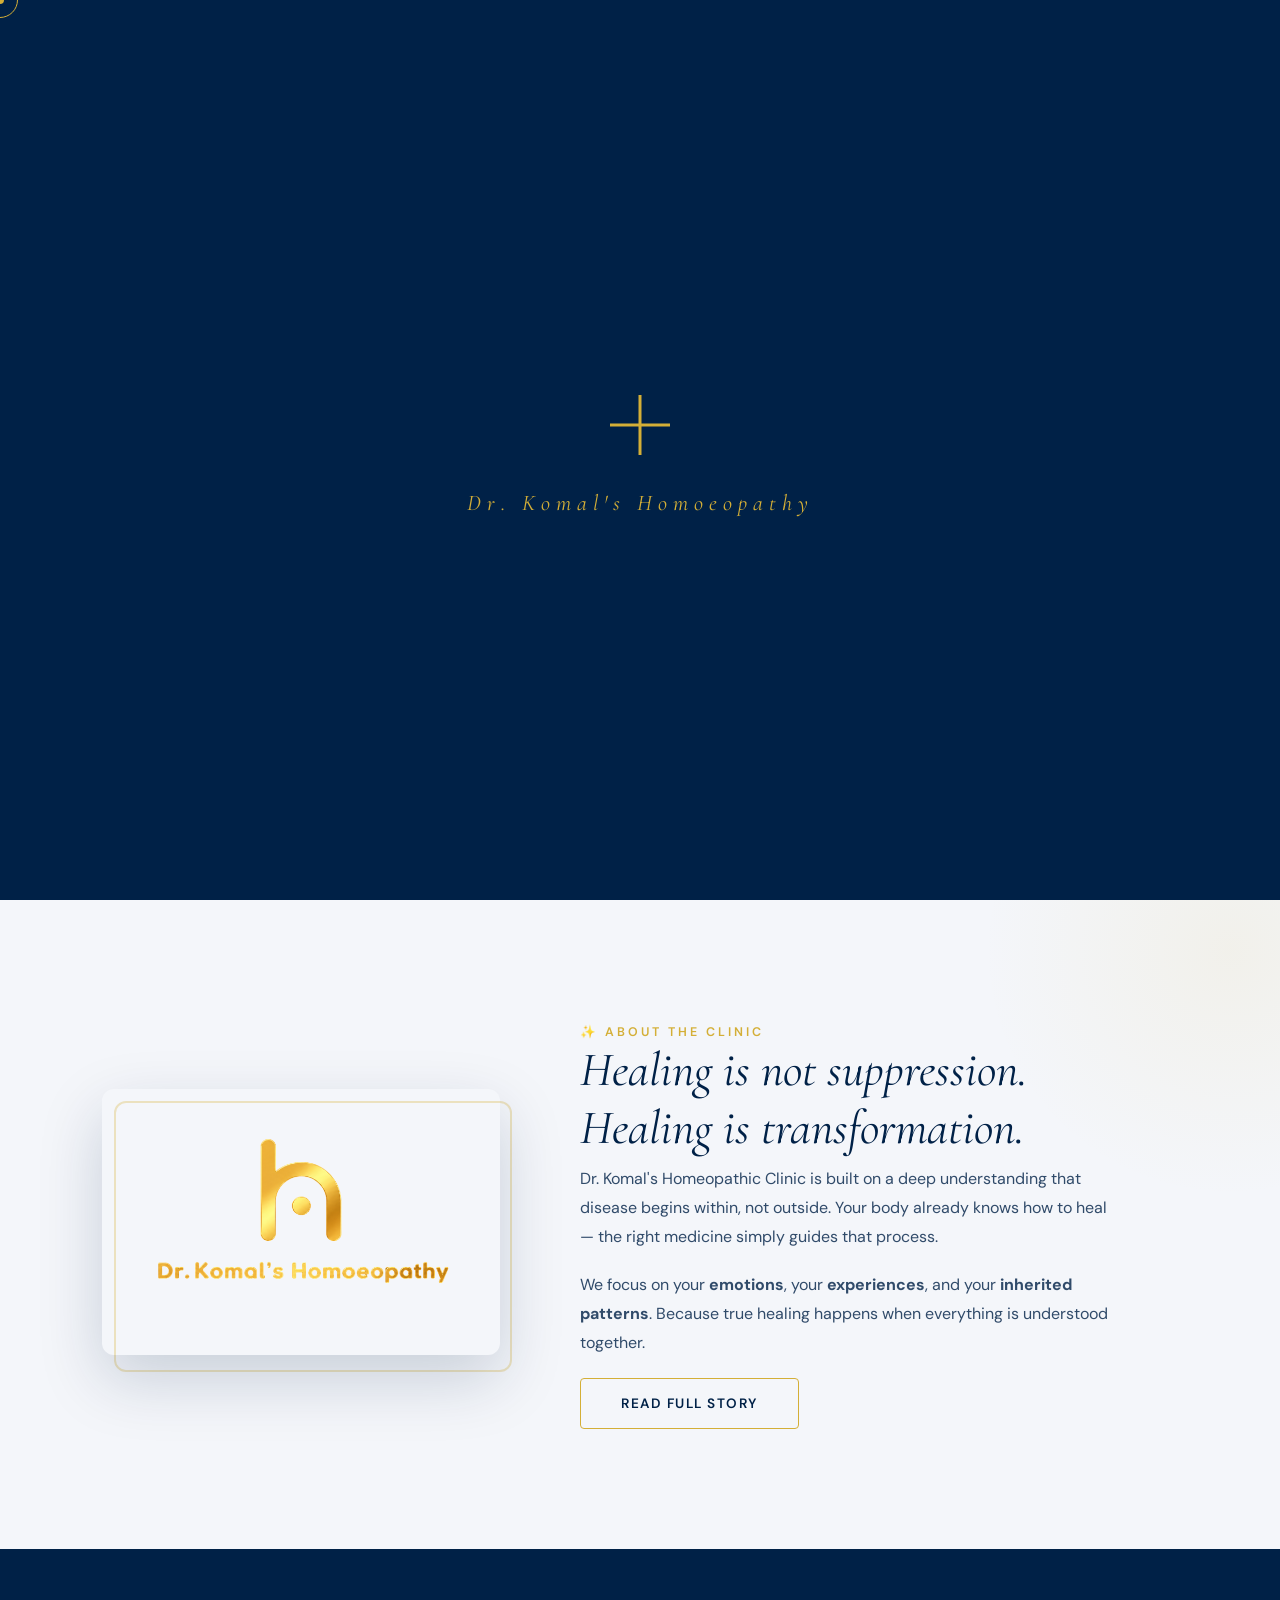
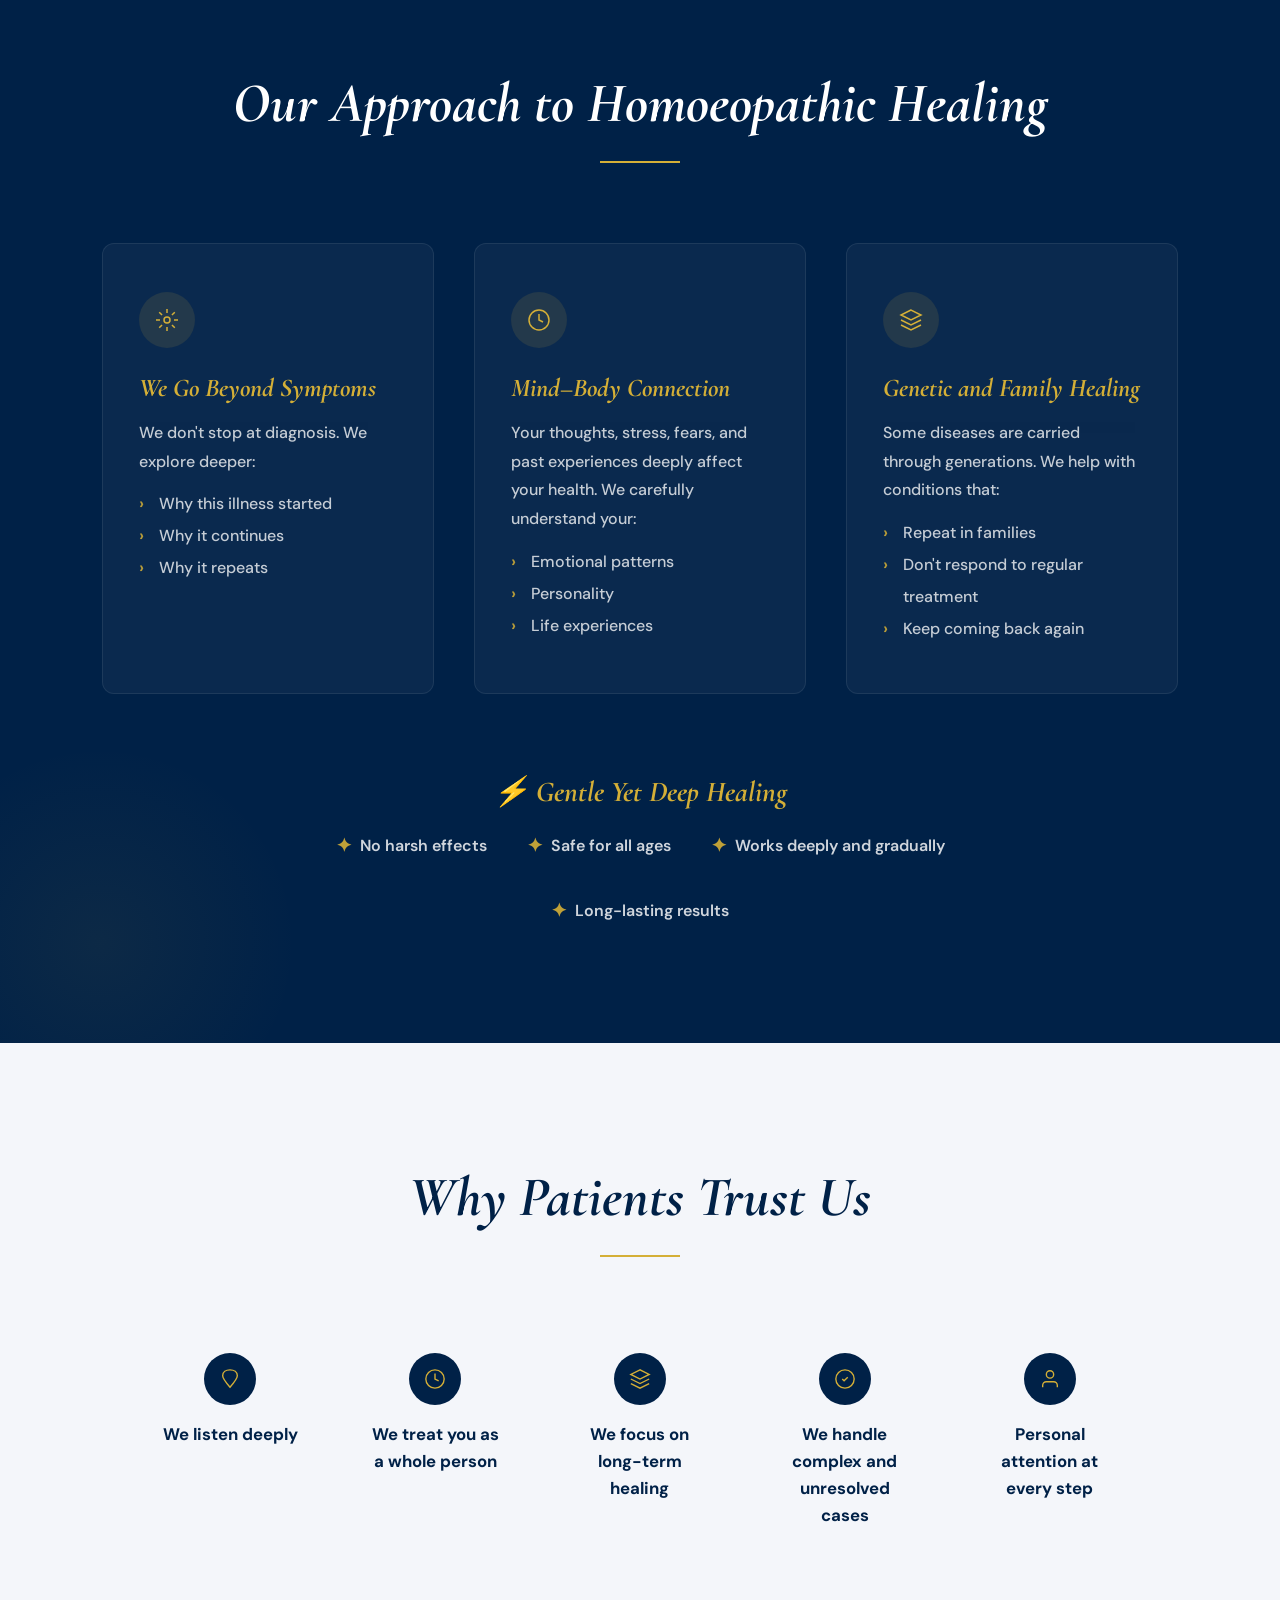
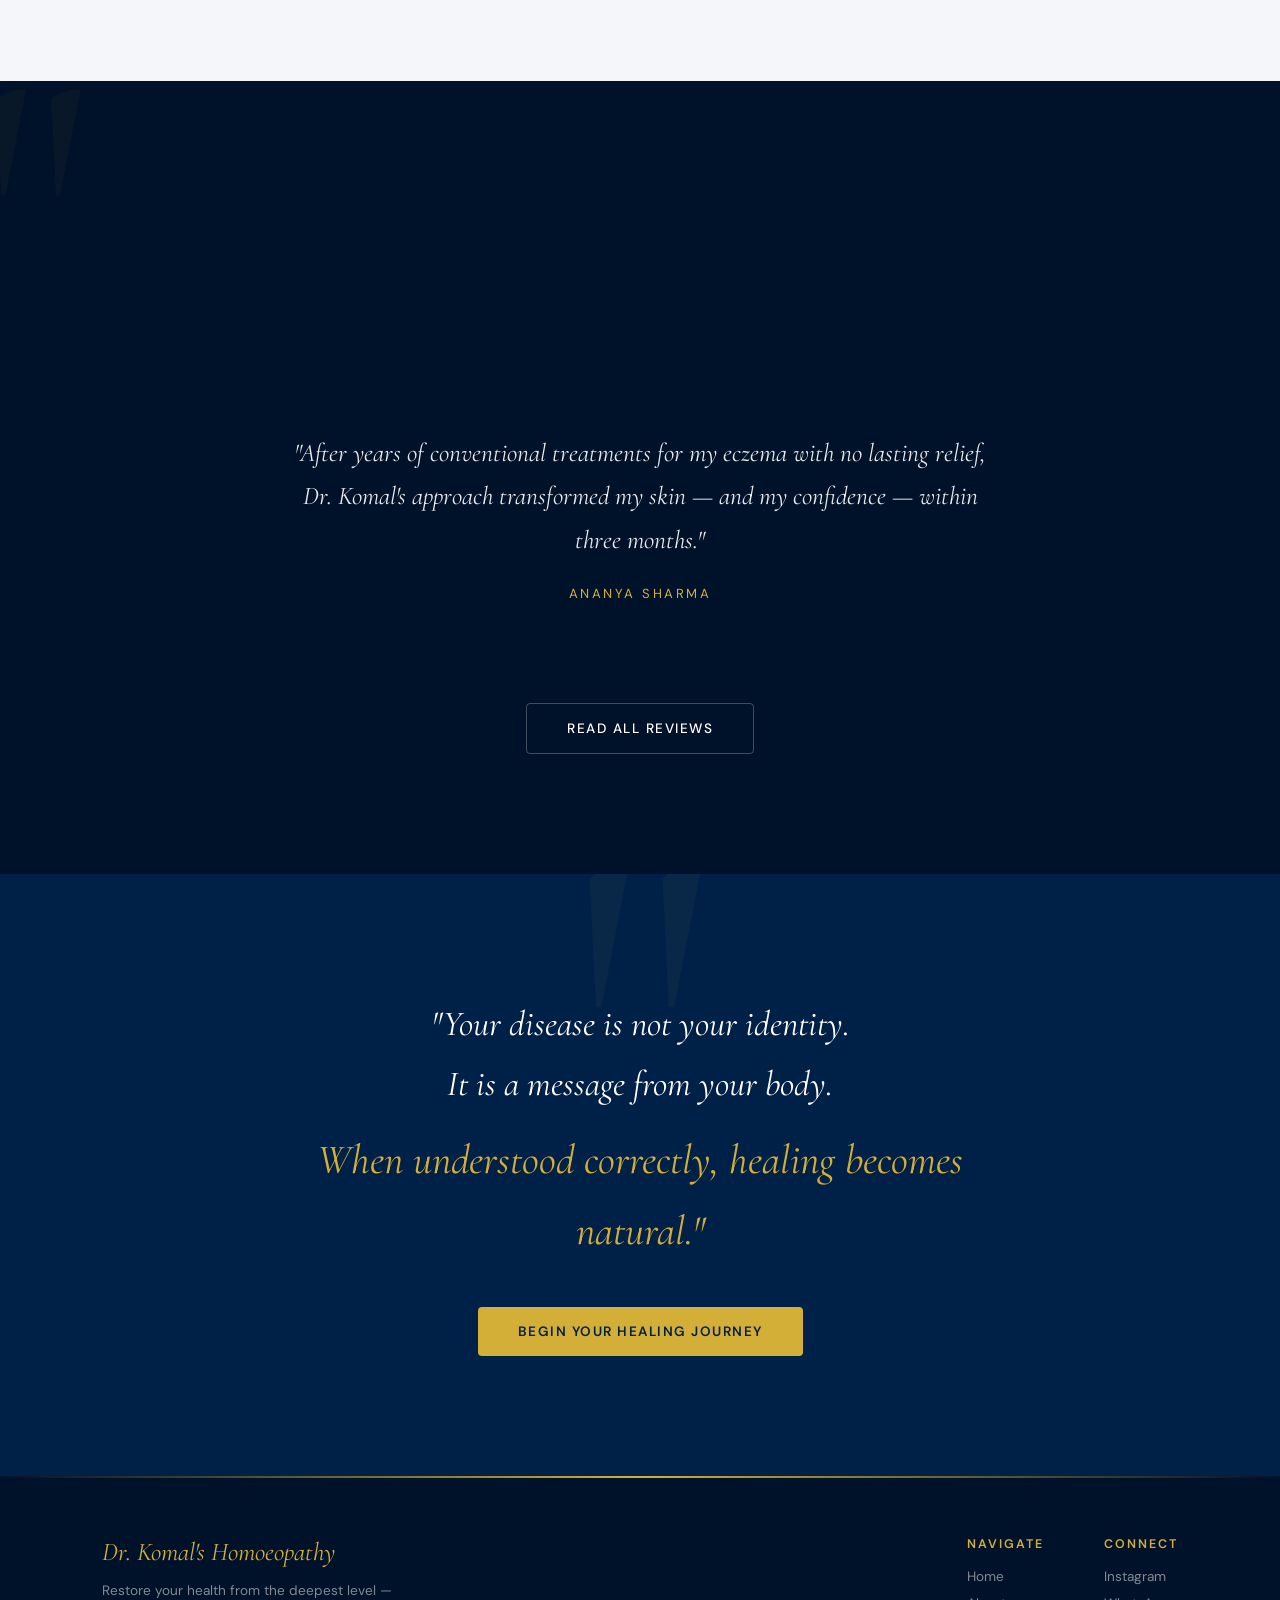
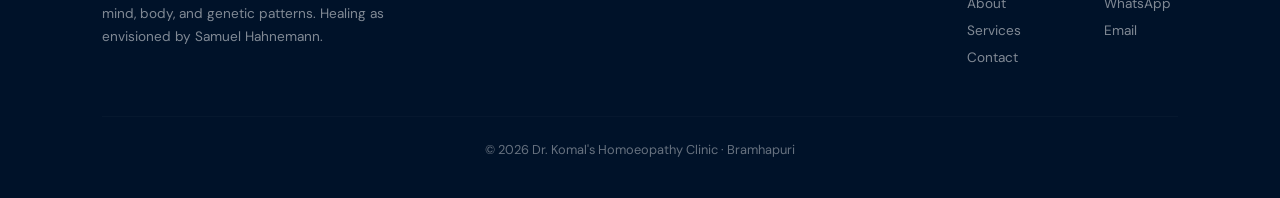
<file: index.html>
<!DOCTYPE html>
<html lang="en">

<head>
  <meta charset="UTF-8">
  <meta name="viewport" content="width=device-width, initial-scale=1.0">
  <title>Dr. Komal's Homoeopathy Clinic — When Nothing Works, Healing Begins Here</title>
  <meta name="description"
    content="Restore your health from the deepest level — mind, body, and genetic patterns. Dr. Komal's Homoeopathy Clinic treats root causes naturally.">
  <link
    href="https://fonts.googleapis.com/css2?family=Cormorant+Garamond:ital,wght@0,400;0,600;1,400;1,600&family=DM+Sans:wght@400;500;700&display=swap"
    rel="stylesheet">
  <link rel="stylesheet" href="style.css">
  <script src="script.js" defer></script>
  <link rel="icon" type="image/png" href="assets/photo_6269476191790109580_y-removebg-preview.png">
</head>

<body class="home-page">
  <!-- CURSOR -->
  <div class="cursor-dot" id="cursorDot"></div>
  <div class="cursor-ring" id="cursorRing"></div>
  <div class="grain"></div>

  <!-- PRELOADER -->
  <div id="preloader">
    <svg class="cross" viewBox="0 0 80 80">
      <line class="cross-line" x1="40" y1="10" x2="40" y2="70" />
      <line class="cross-line" x1="10" y1="40" x2="70" y2="40" />
    </svg>
    <div id="preload-text"></div>
  </div>

  <!-- NAV -->
  <nav id="navbar">
    <a href="index.html" class="nav-logo">
      <img src="assets/photo_6269476191790109580_y-removebg-preview.png" alt="Dr. Komal's Homoeopathy Clinic Logo">
      <span>Dr. Komal's Homoeopathy</span>
    </a>
    <ul class="nav-links" id="navLinks">
      <li><a href="index.html" class="active">Home</a></li>
      <li><a href="about.html">About</a></li>
      <li><a href="services.html">Services</a></li>
      <li><a href="testimonials.html">Testimonials</a></li>
      <li><a href="contact.html">Contact</a></li>
    </ul>
    <div class="hamburger" id="hamburger"><span></span><span></span><span></span></div>
  </nav>

  <!-- HERO -->
  <section class="section" id="home">
    <div class="hero-botanical">
      <svg viewBox="0 0 600 900" fill="none" xmlns="http://www.w3.org/2000/svg">
        <path d="M300 50c0 200-150 300-150 500s150 300 150 300" stroke="#fff" stroke-width=".5" opacity=".4" />
        <path d="M300 100c80-40 200 60 200 200s-120 200-200 250" stroke="#fff" stroke-width=".5" opacity=".3" />
        <path d="M300 200c-60-30-180 40-180 160s100 180 180 220" stroke="#fff" stroke-width=".5" opacity=".25" />
        <circle cx="350" cy="200" r="30" stroke="#fff" stroke-width=".3" opacity=".15" />
        <circle cx="200" cy="400" r="45" stroke="#fff" stroke-width=".3" opacity=".1" />
        <circle cx="400" cy="500" r="25" stroke="#fff" stroke-width=".3" opacity=".15" />
      </svg>
    </div>
    <svg class="hero-stitch" viewBox="0 0 100 100" preserveAspectRatio="none">
      <rect x="1" y="1" width="98" height="98" rx="0" />
    </svg>
    <div class="hero-content reveal">
      <div class="hero-badge">
        <span class="pulse-dot"></span>
        Dr. Komal's Homoeopathy Clinic
      </div>
      <h1>When nothing works…<br><span class="gold">Healing begins here.</span></h1>
      <p class="hero-subtitle">Restore your health from the deepest level — mind, body, and genetic patterns.</p>
      <p>At Dr. Komal's Homeopathic Clinic, we don't just treat disease — we understand your story. Every illness has a
        root. Every symptom has a meaning. We help your body heal naturally by activating your inner vital force, as
        envisioned by Samuel Hahnemann.</p>
      <div class="hero-btns">
        <button class="btn-gold">Book Consultation</button>
        <button class="btn-ghost" onclick="window.location.href='about.html'">Learn More</button>
      </div>
    </div>
  </section>

  <!-- ABOUT CLINIC -->
  <section class="about-preview">
    <div class="img-wrapper reveal">
      <img src="assets/photo_6269476191790109580_y-removebg-preview.png" alt="Dr. Komal's Homoeopathy Clinic">
    </div>
    <div class="text-block reveal">
      <span class="section-label">✨ About the Clinic</span>
      <h2>Healing is not suppression.<br>Healing is <em>transformation.</em></h2>
      <p>Dr. Komal's Homeopathic Clinic is built on a deep understanding that disease begins within, not outside. Your
        body already knows how to heal — the right medicine simply guides that process.</p>
      <p>We focus on your <strong>emotions</strong>, your <strong>experiences</strong>, and your <strong>inherited
          patterns</strong>. Because true healing happens when everything is understood together.</p>
      <button class="btn-gold" style="background:transparent; border:1.5px solid var(--gold); color:var(--primary);"
        onclick="window.location.href='about.html'">Read Full Story</button>
    </div>
  </section>

  <!-- OUR HEALING APPROACH -->
  <section class="approach-section">
    <div class="section-header reveal">
      <h2>Our Approach to Homoeopathic Healing</h2>
      <div class="line"></div>
    </div>
    <div class="approach-grid">
      <div class="approach-card reveal">
        <div class="card-icon">
          <svg viewBox="0 0 24 24">
            <circle cx="12" cy="12" r="3" />
            <path
              d="M12 1v4M12 19v4M4.22 4.22l2.83 2.83M16.95 16.95l2.83 2.83M1 12h4M19 12h4M4.22 19.78l2.83-2.83M16.95 7.05l2.83-2.83" />
          </svg>
        </div>
        <h3>We Go Beyond Symptoms</h3>
        <p>We don't stop at diagnosis. We explore deeper:</p>
        <ul>
          <li>Why this illness started</li>
          <li>Why it continues</li>
          <li>Why it repeats</li>
        </ul>
      </div>
      <div class="approach-card reveal">
        <div class="card-icon">
          <svg viewBox="0 0 24 24">
            <path d="M12 2a10 10 0 1 0 10 10A10 10 0 0 0 12 2Z" />
            <path d="M12 6v6l4 2" />
          </svg>
        </div>
        <h3>Mind–Body Connection</h3>
        <p>Your thoughts, stress, fears, and past experiences deeply affect your health. We carefully understand your:
        </p>
        <ul>
          <li>Emotional patterns</li>
          <li>Personality</li>
          <li>Life experiences</li>
        </ul>
      </div>
      <div class="approach-card reveal">
        <div class="card-icon">
          <svg viewBox="0 0 24 24">
            <path d="M12 2L2 7l10 5 10-5-10-5zM2 17l10 5 10-5M2 12l10 5 10-5" />
          </svg>
        </div>
        <h3>Genetic and Family Healing</h3>
        <p>Some diseases are carried through generations. We help with conditions that:</p>
        <ul>
          <li>Repeat in families</li>
          <li>Don't respond to regular treatment</li>
          <li>Keep coming back again</li>
        </ul>
      </div>
    </div>
    <!-- Gentle Healing Banner -->
    <div class="reveal" style="max-width:800px;margin:80px auto 0;text-align:center;">
      <h3 style="font-size:1.8rem;font-style:italic;color:var(--gold);margin-bottom:20px;font-weight:700;">⚡ Gentle Yet
        Deep Healing</h3>
      <div style="display:flex;justify-content:center;gap:40px;flex-wrap:wrap;margin-top:24px;">
        <span
          style="font-size:1rem;opacity:.9;display:flex;align-items:center;gap:8px;font-weight:600;color:rgba(255,255,255,.9);">
          <span style="color:var(--gold);font-size:1.2rem;">✦</span> No harsh effects</span>
        <span
          style="font-size:1rem;opacity:.9;display:flex;align-items:center;gap:8px;font-weight:600;color:rgba(255,255,255,.9);">
          <span style="color:var(--gold);font-size:1.2rem;">✦</span> Safe for all ages</span>
        <span
          style="font-size:1rem;opacity:.9;display:flex;align-items:center;gap:8px;font-weight:600;color:rgba(255,255,255,.9);">
          <span style="color:var(--gold);font-size:1.2rem;">✦</span> Works deeply and gradually</span>
        <span
          style="font-size:1rem;opacity:.9;display:flex;align-items:center;gap:8px;font-weight:600;color:rgba(255,255,255,.9);">
          <span style="color:var(--gold);font-size:1.2rem;">✦</span> Long-lasting results</span>
      </div>
    </div>
  </section>

  <!-- WHY PATIENTS TRUST US -->
  <section class="trust-section">
    <div class="section-header reveal">
      <h2>Why Patients Trust Us</h2>
      <div class="line"></div>
    </div>
    <div class="trust-grid">
      <div class="trust-item reveal">
        <div class="trust-icon">
          <svg viewBox="0 0 24 24">
            <path d="M12 21c-4.97-5.71-8-9.29-8-12.5C4 4.36 7.58 2 12 2s8 2.36 8 6.5c0 3.21-3.03 6.79-8 12.5z" />
          </svg>
        </div>
        <p>We listen deeply</p>
      </div>
      <div class="trust-item reveal">
        <div class="trust-icon">
          <svg viewBox="0 0 24 24">
            <circle cx="12" cy="12" r="10" />
            <path d="M12 6v6l4 2" />
          </svg>
        </div>
        <p>We treat you as a whole person</p>
      </div>
      <div class="trust-item reveal">
        <div class="trust-icon">
          <svg viewBox="0 0 24 24">
            <path d="M12 2L2 7l10 5 10-5-10-5zM2 17l10 5 10-5M2 12l10 5 10-5" />
          </svg>
        </div>
        <p>We focus on long-term healing</p>
      </div>
      <div class="trust-item reveal">
        <div class="trust-icon">
          <svg viewBox="0 0 24 24">
            <path d="M9 12l2 2 4-4" />
            <circle cx="12" cy="12" r="10" />
          </svg>
        </div>
        <p>We handle complex and unresolved cases</p>
      </div>
      <div class="trust-item reveal">
        <div class="trust-icon">
          <svg viewBox="0 0 24 24">
            <path d="M20 21v-2a4 4 0 0 0-4-4H8a4 4 0 0 0-4 4v2" />
            <circle cx="12" cy="7" r="4" />
          </svg>
        </div>
        <p>Personal attention at every step</p>
      </div>
    </div>
  </section>

  <!-- TESTIMONIALS PREVIEW -->
  <section class="section" id="testimonials">
    <span class="big-quote">"</span>
    <div class="section-header reveal">
      <h2>Patient Stories</h2>
      <div class="line"></div>
    </div>
    <div class="testi-carousel">
      <div class="testi-slide active">
        <blockquote>"After years of conventional treatments for my eczema with no lasting relief, Dr. Komal's approach
          transformed my skin — and my confidence — within three months."</blockquote>
        <span class="patient">Ananya Sharma</span>
      </div>
      <div class="testi-slide">
        <blockquote>"My daughter's recurring throat infections stopped completely after starting homeopathic treatment.
          Dr. Komal's patience with children is remarkable."</blockquote>
        <span class="patient">Rajesh Menon</span>
      </div>
    </div>
    <div style="text-align:center; position:relative; z-index:10; margin-top:40px;">
      <button class="btn-ghost" onclick="window.location.href='testimonials.html'">Read All Reviews</button>
    </div>
  </section>

  <!-- POWER MESSAGE -->
  <section class="power-message">
    <div class="reveal">
      <blockquote>
        "Your disease is not your identity.<br>
        It is a message from your body.
        <span class="highlight">When understood correctly, healing becomes natural."</span>
      </blockquote>
      <button class="btn-gold">Begin Your Healing Journey</button>
    </div>
  </section>

  <!-- FOOTER -->
  <footer>
    <div class="footer-content">
      <div class="footer-brand">
        <div class="footer-logo">Dr. Komal's Homoeopathy</div>
        <p>Restore your health from the deepest level — mind, body, and genetic patterns. Healing as envisioned by
          Samuel Hahnemann.</p>
      </div>
      <div class="footer-links">
        <div>
          <h4>Navigate</h4>
          <a href="index.html">Home</a>
          <a href="about.html">About</a>
          <a href="services.html">Services</a>
          <a href="contact.html">Contact</a>
        </div>
        <div>
          <h4>Connect</h4>
          <a href="https://instagram.com/dr.komaal" target="_blank">Instagram</a>
          <a href="https://wa.me/917588773437" target="_blank">WhatsApp</a>
          <a href="mailto:komalkhobragade234@gmail.com">Email</a>
        </div>
      </div>
    </div>
    <div class="footer-bottom">
      <p>© 2026 Dr. Komal's Homoeopathy Clinic · Bramhapuri</p>
    </div>
  </footer>

  <!-- BOOKING MODAL -->
  <div class="modal-overlay" id="bookingModal">
    <div class="modal-content">
      <button class="modal-close" id="closeModal">&times;</button>
      <iframe src="https://topmate.io/divesh_mandhyan" frameborder="0"></iframe>
    </div>
  </div>
</body>

</html>
</file>
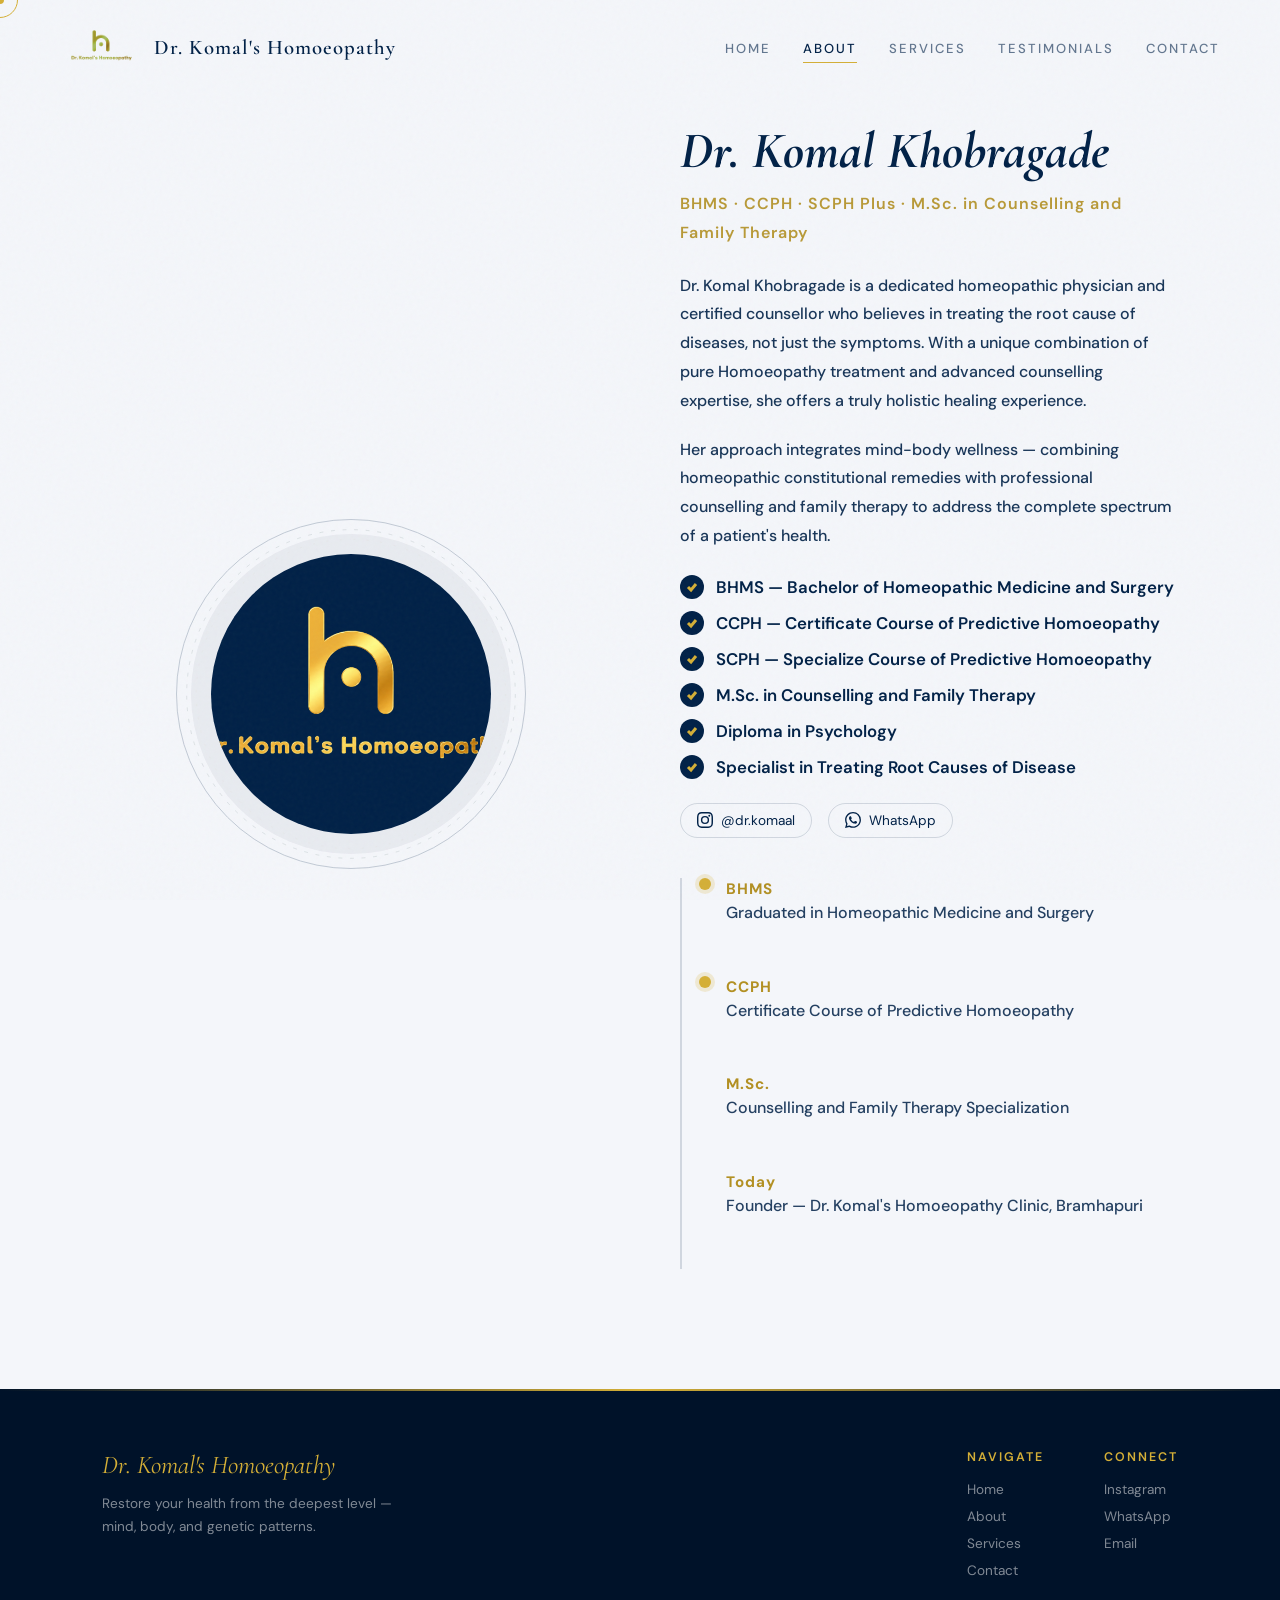
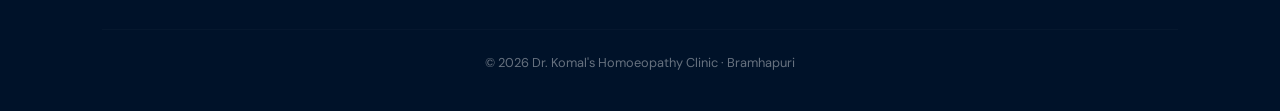
<file: about.html>
<!DOCTYPE html>
<html lang="en">

<head>
  <meta charset="UTF-8">
  <meta name="viewport" content="width=device-width, initial-scale=1.0">
  <title>About — Dr. Komal's Homoeopathy Clinic</title>
  <meta name="description"
    content="Learn about Dr. Komal Khobragade, BHMS, CCPH, SCPH Plus — a dedicated homeopathic physician treating the root cause of disease.">
  <link
    href="https://fonts.googleapis.com/css2?family=Cormorant+Garamond:ital,wght@0,400;0,600;1,400;1,600&family=DM+Sans:wght@400;500;700&display=swap"
    rel="stylesheet">
  <link rel="stylesheet" href="style.css">
  <script src="script.js" defer></script>
  <link rel="icon" type="image/png" href="assets/photo_6269476191790109580_y-removebg-preview.png">
</head>

<body class="light-page">
  <div class="cursor-dot" id="cursorDot"></div>
  <div class="cursor-ring" id="cursorRing"></div>
  <div class="grain"></div>

  <nav id="navbar">
    <a href="index.html" class="nav-logo">
      <img src="assets/photo_6269476191790109580_y-removebg-preview.png" alt="Dr. Komal's Homoeopathy Clinic Logo">
      <span>Dr. Komal's Homoeopathy</span>
    </a>
    <ul class="nav-links" id="navLinks">
      <li><a href="index.html">Home</a></li>
      <li><a href="about.html" class="active">About</a></li>
      <li><a href="services.html">Services</a></li>
      <li><a href="testimonials.html">Testimonials</a></li>
      <li><a href="contact.html">Contact</a></li>
    </ul>
    <div class="hamburger" id="hamburger"><span></span><span></span><span></span></div>
  </nav>

  <!-- ABOUT -->
  <section class="section" id="about">
    <div class="about-portrait reveal">
      <div class="portrait-frame">
        <div class="border-ring">
          <svg viewBox="0 0 360 360">
            <circle cx="180" cy="180" r="170" fill="none" stroke="#082b27" stroke-width=".5" stroke-dasharray="4 8" />
            <circle cx="180" cy="180" r="160" fill="none" stroke="#d0b48c" stroke-width=".3" stroke-dasharray="2 12" />
          </svg>
        </div>
        <div class="portrait-inner">
          <img src="assets/photo_6269476191790109580_y-removebg-preview.png" alt="Dr. Komal Khobragade">
        </div>
      </div>
    </div>
    <div class="about-text reveal">
      <h2>Dr. Komal Khobragade</h2>
      <p class="subtitle">BHMS · CCPH · SCPH Plus · M.Sc. in Counselling and Family Therapy</p>
      <p>Dr. Komal Khobragade is a dedicated homeopathic physician and certified counsellor who believes in treating the
        root cause of diseases, not just the symptoms. With a unique combination of pure Homoeopathy treatment and
        advanced counselling expertise, she offers a truly holistic healing experience.</p>
      <p>Her approach integrates mind-body wellness — combining homeopathic constitutional remedies with professional
        counselling and family therapy to address the complete spectrum of a patient's health.</p>

      <ul class="credentials reveal">
        <li><span class="check"><svg viewBox="0 0 12 12">
              <polyline points="2,6 5,9 10,3" />
            </svg></span>BHMS — Bachelor
          of Homeopathic Medicine and Surgery</li>
        <li><span class="check"><svg viewBox="0 0 12 12">
              <polyline points="2,6 5,9 10,3" />
            </svg></span>CCPH —
          Certificate Course of Predictive Homoeopathy</li>
        <li><span class="check"><svg viewBox="0 0 12 12">
              <polyline points="2,6 5,9 10,3" />
            </svg></span>SCPH —
          Specialize Course of Predictive Homoeopathy</li>
        <li><span class="check"><svg viewBox="0 0 12 12">
              <polyline points="2,6 5,9 10,3" />
            </svg></span>M.Sc. in
          Counselling and Family Therapy</li>
        <li><span class="check"><svg viewBox="0 0 12 12">
              <polyline points="2,6 5,9 10,3" />
            </svg></span>Diploma in
          Psychology</li>
        <li><span class="check"><svg viewBox="0 0 12 12">
              <polyline points="2,6 5,9 10,3" />
            </svg></span>Specialist in
          Treating Root Causes of Disease</li>
      </ul>

      <div class="social-links reveal">
        <a href="https://instagram.com/dr.komaal" target="_blank">
          <svg viewBox="0 0 24 24">
            <path
              d="M12 2.163c3.204 0 3.584.012 4.85.07 3.252.148 4.771 1.691 4.919 4.919.058 1.265.069 1.645.069 4.849 0 3.205-.012 3.584-.069 4.849-.149 3.225-1.664 4.771-4.919 4.919-1.266.058-1.644.07-4.85.07-3.204 0-3.584-.012-4.849-.07-3.26-.149-4.771-1.699-4.919-4.92-.058-1.265-.07-1.644-.07-4.849 0-3.204.013-3.583.07-4.849.149-3.227 1.664-4.771 4.919-4.919 1.266-.057 1.645-.069 4.849-.069zM12 0C8.741 0 8.333.014 7.053.072 2.695.272.273 2.69.073 7.052.014 8.333 0 8.741 0 12c0 3.259.014 3.668.072 4.948.2 4.358 2.618 6.78 6.98 6.98C8.333 23.986 8.741 24 12 24c3.259 0 3.668-.014 4.948-.072 4.354-.2 6.782-2.618 6.979-6.98.059-1.28.073-1.689.073-4.948 0-3.259-.014-3.667-.072-4.947-.196-4.354-2.617-6.78-6.979-6.98C15.668.014 15.259 0 12 0zm0 5.838a6.162 6.162 0 100 12.324 6.162 6.162 0 000-12.324zM12 16a4 4 0 110-8 4 4 0 010 8zm6.406-11.845a1.44 1.44 0 100 2.881 1.44 1.44 0 000-2.881z" />
          </svg>@dr.komaal
        </a>
        <a href="https://wa.me/917588773437" target="_blank">
          <svg viewBox="0 0 24 24">
            <path
              d="M17.472 14.382c-.297-.149-1.758-.867-2.03-.967-.273-.099-.471-.148-.67.15-.197.297-.767.966-.94 1.164-.173.199-.347.223-.644.075-.297-.15-1.255-.463-2.39-1.475-.883-.788-1.48-1.761-1.653-2.059-.173-.297-.018-.458.13-.606.134-.133.298-.347.446-.52.149-.174.198-.298.298-.497.099-.198.05-.371-.025-.52-.075-.149-.669-1.612-.916-2.207-.242-.579-.487-.5-.669-.51-.173-.008-.371-.01-.57-.01-.198 0-.52.074-.792.372-.272.297-1.04 1.016-1.04 2.479 0 1.462 1.065 2.875 1.213 3.074.149.198 2.096 3.2 5.077 4.487.709.306 1.262.489 1.694.625.712.227 1.36.195 1.871.118.571-.085 1.758-.719 2.006-1.413.248-.694.248-1.289.173-1.413-.074-.124-.272-.198-.57-.347m-5.421 7.403h-.004a9.87 9.87 0 01-5.031-1.378l-.361-.214-3.741.982.998-3.648-.235-.374a9.86 9.86 0 01-1.51-5.26c.001-5.45 4.436-9.884 9.888-9.884 2.64 0 5.122 1.03 6.988 2.898a9.825 9.825 0 012.893 6.994c-.003 5.45-4.437 9.884-9.885 9.884m8.413-18.297A11.815 11.815 0 0012.05 0C5.495 0 .16 5.335.157 11.892c0 2.096.547 4.142 1.588 5.945L.057 24l6.305-1.654a11.882 11.882 0 005.683 1.448h.005c6.554 0 11.89-5.335 11.893-11.893a11.821 11.821 0 00-3.48-8.413z" />
          </svg>WhatsApp
        </a>
      </div>

      <div class="timeline reveal">
        <div class="timeline-item">
          <div class="timeline-dot"></div><span class="year">BHMS</span>
          <p class="desc">Graduated in Homeopathic Medicine and Surgery</p>
        </div>
        <div class="timeline-item">
          <div class="timeline-dot"></div><span class="year">CCPH</span>
          <p class="desc">Certificate Course of Predictive Homoeopathy</p>
        </div>
        <div class="timeline-item">
          <div class="timeline-dot"></div><span class="year">M.Sc.</span>
          <p class="desc">Counselling and Family Therapy Specialization</p>
        </div>
        <div class="timeline-item">
          <div class="timeline-dot"></div><span class="year">Today</span>
          <p class="desc">Founder — Dr. Komal's Homoeopathy Clinic, Bramhapuri</p>
        </div>
      </div>
    </div>
  </section>

  <!-- FOOTER -->
  <footer>
    <div class="footer-content">
      <div class="footer-brand">
        <div class="footer-logo">Dr. Komal's Homoeopathy</div>
        <p>Restore your health from the deepest level — mind, body, and genetic patterns.</p>
      </div>
      <div class="footer-links">
        <div>
          <h4>Navigate</h4>
          <a href="index.html">Home</a>
          <a href="about.html">About</a>
          <a href="services.html">Services</a>
          <a href="contact.html">Contact</a>
        </div>
        <div>
          <h4>Connect</h4>
          <a href="https://instagram.com/dr.komaal" target="_blank">Instagram</a>
          <a href="https://wa.me/917588773437" target="_blank">WhatsApp</a>
          <a href="mailto:komalkhobragade234@gmail.com">Email</a>
        </div>
      </div>
    </div>
    <div class="footer-bottom">
      <p>© 2026 Dr. Komal's Homoeopathy Clinic · Bramhapuri</p>
    </div>
  </footer>

  <!-- BOOKING MODAL -->
  <div class="modal-overlay" id="bookingModal">
    <div class="modal-content">
      <button class="modal-close" id="closeModal">&times;</button>
      <iframe src="https://topmate.io/divesh_mandhyan" frameborder="0"></iframe>
    </div>
  </div>
</body>

</html>
</file>
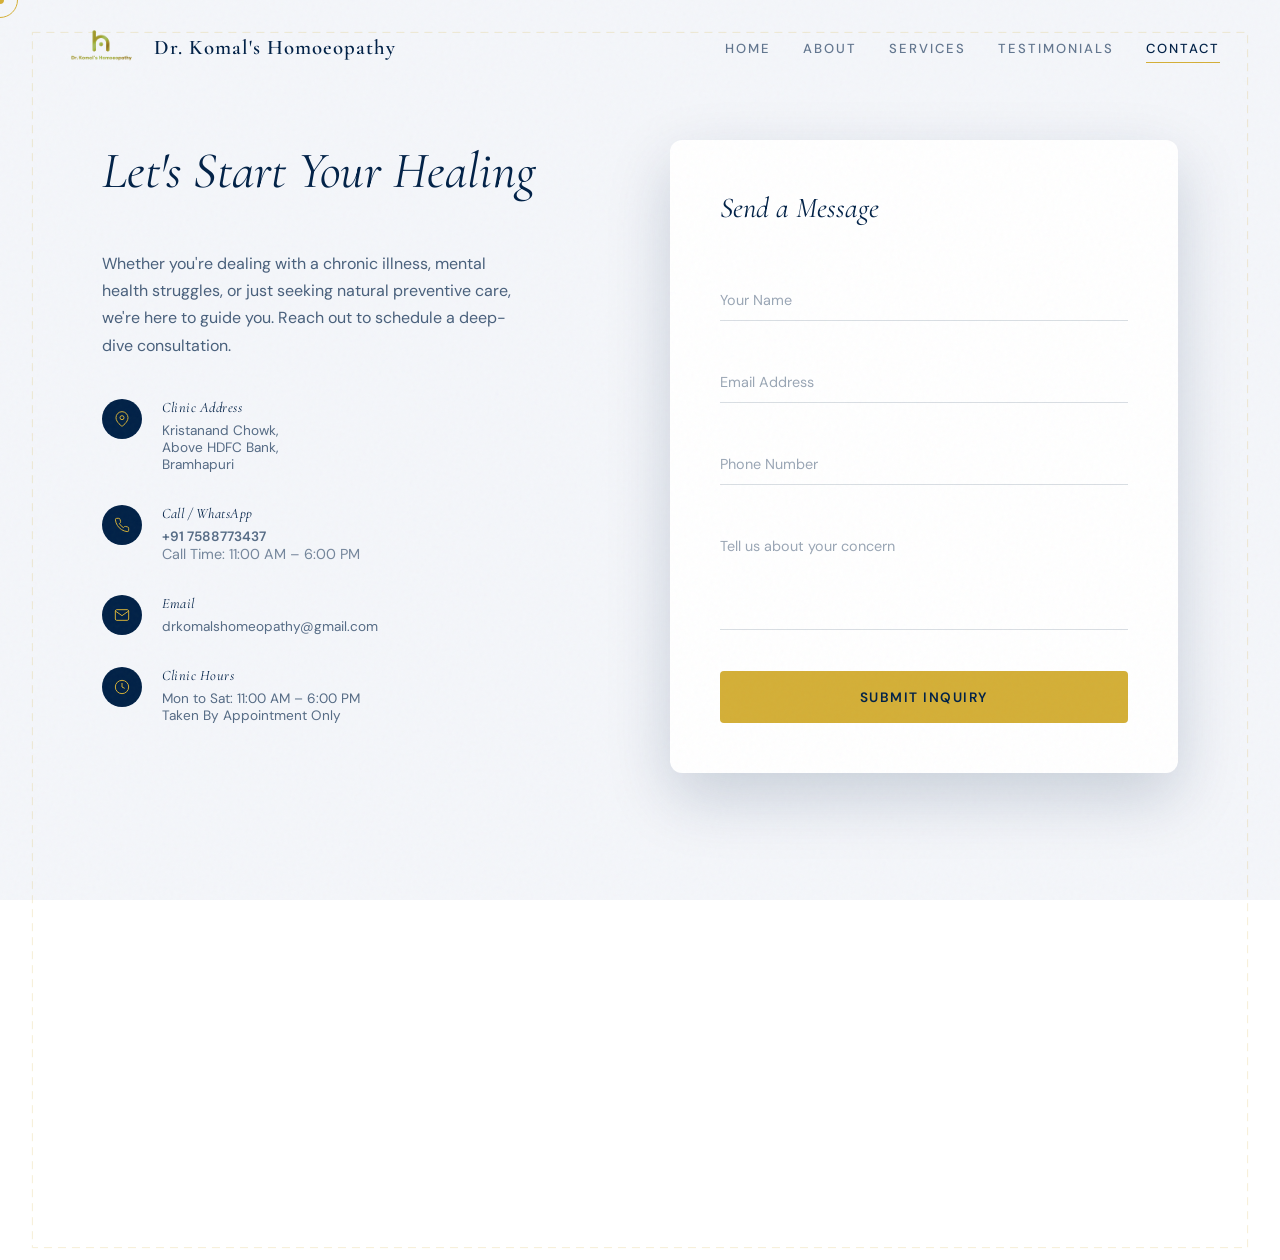
<file: contact.html>
﻿<!DOCTYPE html>
<html lang="en">

<head>
  <meta charset="UTF-8">
  <meta name="viewport" content="width=device-width, initial-scale=1.0">
  <title>Contact — Dr. Komal's Homoeopathy Clinic</title>
  <meta name="description"
    content="Reach out to Dr. Komal's Homoeopathy Clinic in Bramhapuri. Schedule a deep-dive consultation for natural, holistic healing.">
  <link
    href="https://fonts.googleapis.com/css2?family=Cormorant+Garamond:ital,wght@0,400;0,600;1,400;1,600&family=DM+Sans:wght@400;500;700&display=swap"
    rel="stylesheet">
  <link rel="stylesheet" href="style.css">
  <script src="script.js" defer></script>
<link rel="icon" type="image/png" href="assets/photo_6269476191790109580_y-removebg-preview.png">

</head>

<body class="light-page">
  <div class="cursor-dot" id="cursorDot"></div>
  <div class="cursor-ring" id="cursorRing"></div>
  <div class="grain"></div>

  <nav id="navbar">
    <a href="index.html" class="nav-logo">
      <img src="assets/photo_6269476191790109580_y-removebg-preview.png" alt="Dr. Komal's Homoeopathy Clinic Logo">
      <span>Dr. Komal's Homoeopathy</span>
    </a>
    <ul class="nav-links" id="navLinks">
      <li><a href="index.html">Home</a></li>
      <li><a href="about.html">About</a></li>
      <li><a href="services.html">Services</a></li>
      <li><a href="testimonials.html">Testimonials</a></li>
      <li><a href="contact.html" class="active">Contact</a></li>
    </ul>
    <div class="hamburger" id="hamburger"><span></span><span></span><span></span></div>
  </nav>

  <!-- CONTACT -->
  <section class="section" id="contact" style="padding-top:140px;">
    <svg class="contact-stitch" viewBox="0 0 100 100" preserveAspectRatio="none">
      <rect x="1" y="1" width="98" height="98" />
    </svg>
    <div class="contact-grid">
      <div class="contact-info reveal">
        <h2>Let's Start Your Healing</h2>
        <p style="line-height:1.7; opacity:0.7; margin-bottom:40px; max-width:90%;">Whether you're dealing with a
          chronic illness, mental health struggles, or just seeking natural preventive care, we're here to guide you.
          Reach out to schedule a deep-dive consultation.</p>
        <div class="contact-detail">
          <div class="icon-circle">
            <svg viewBox="0 0 24 24">
              <path d="M21 10c0 7-9 13-9 13s-9-6-9-13a9 9 0 0118 0z" />
              <circle cx="12" cy="10" r="3" />
            </svg>
          </div>
          <div>
            <h4>Clinic Address</h4>
            <p>Kristanand Chowk,<br>Above HDFC Bank,<br>Bramhapuri</p>
          </div>
        </div>
        <div class="contact-detail">
          <div class="icon-circle">
            <svg viewBox="0 0 24 24">
              <path
                d="M22 16.92v3a2 2 0 01-2.18 2 19.79 19.79 0 01-8.63-3.07 19.5 19.5 0 01-6-6 19.79 19.79 0 01-3.07-8.67A2 2 0 014.11 2h3a2 2 0 012 1.72c.127.96.361 1.903.7 2.81a2 2 0 01-.45 2.11L8.09 9.91a16 16 0 006 6l1.27-1.27a2 2 0 012.11-.45c.907.339 1.85.573 2.81.7A2 2 0 0122 16.92z" />
            </svg>
          </div>
          <div>
            <h4>Call / WhatsApp</h4>
            <p><a href="tel:+917588773437"
                style="color:var(--primary);text-decoration:none;font-weight:600;">+91 7588773437</a><br><span style="font-size:0.9rem; opacity:0.8;">Call Time: 11:00 AM – 6:00 PM</span></p>
          </div>
        </div>
        <div class="contact-detail">
          <div class="icon-circle">
            <svg viewBox="0 0 24 24">
              <path d="M4 4h16c1.1 0 2 .9 2 2v12c0 1.1-.9 2-2 2H4c-1.1 0-2-.9-2-2V6c0-1.1.9-2 2-2z" />
              <polyline points="22,6 12,13 2,6" />
            </svg>
          </div>
          <div>
            <h4>Email</h4>
            <p><a href="mailto:drkomalshomeopathy@gmail.com"
                style="color:var(--primary);text-decoration:none">drkomalshomeopathy@gmail.com</a></p>
          </div>
        </div>
        <div class="contact-detail">
          <div class="icon-circle">
            <svg viewBox="0 0 24 24">
              <circle cx="12" cy="12" r="10" />
              <path d="M12 6v6l4 2" />
            </svg>
          </div>
          <div>
            <h4>Clinic Hours</h4>
            <p>Mon to Sat: 11:00 AM – 6:00 PM<br>Taken By Appointment Only</p>
          </div>
        </div>
      </div>
      <div class="form-wrapper reveal"
        style="background:var(--white); padding:50px; border-radius:12px; box-shadow:var(--shadow-lg);">
        <h3
          style="font-size:1.8rem; font-style:italic; margin-bottom:30px; color:var(--primary);font-weight:400;">
          Send a Message</h3>
        <form class="contact-form" onsubmit="return handleSubmit(event)">
          <div class="form-group"><input type="text" id="name" placeholder=" " required><label
              for="name">Your Name</label></div>
          <div class="form-group"><input type="email" id="email" placeholder=" " required><label
              for="email">Email Address</label></div>
          <div class="form-group"><input type="tel" id="phone" placeholder=" "><label for="phone">Phone
              Number</label></div>
          <div class="form-group"><textarea id="message" rows="4" placeholder=" " required></textarea><label
              for="message">Tell us about your concern</label></div>
          <button type="submit" class="btn-gold btn-submit" id="submitBtn" style="width:100%">
            <span class="btn-text">Submit Inquiry</span>
            <span class="btn-loading"><span class="spinner"></span></span>
            <span class="btn-success">✓ Message Sent Successfully</span>
          </button>
        </form>
      </div>
    </div>
  </section>
</body>

</html>
</file>
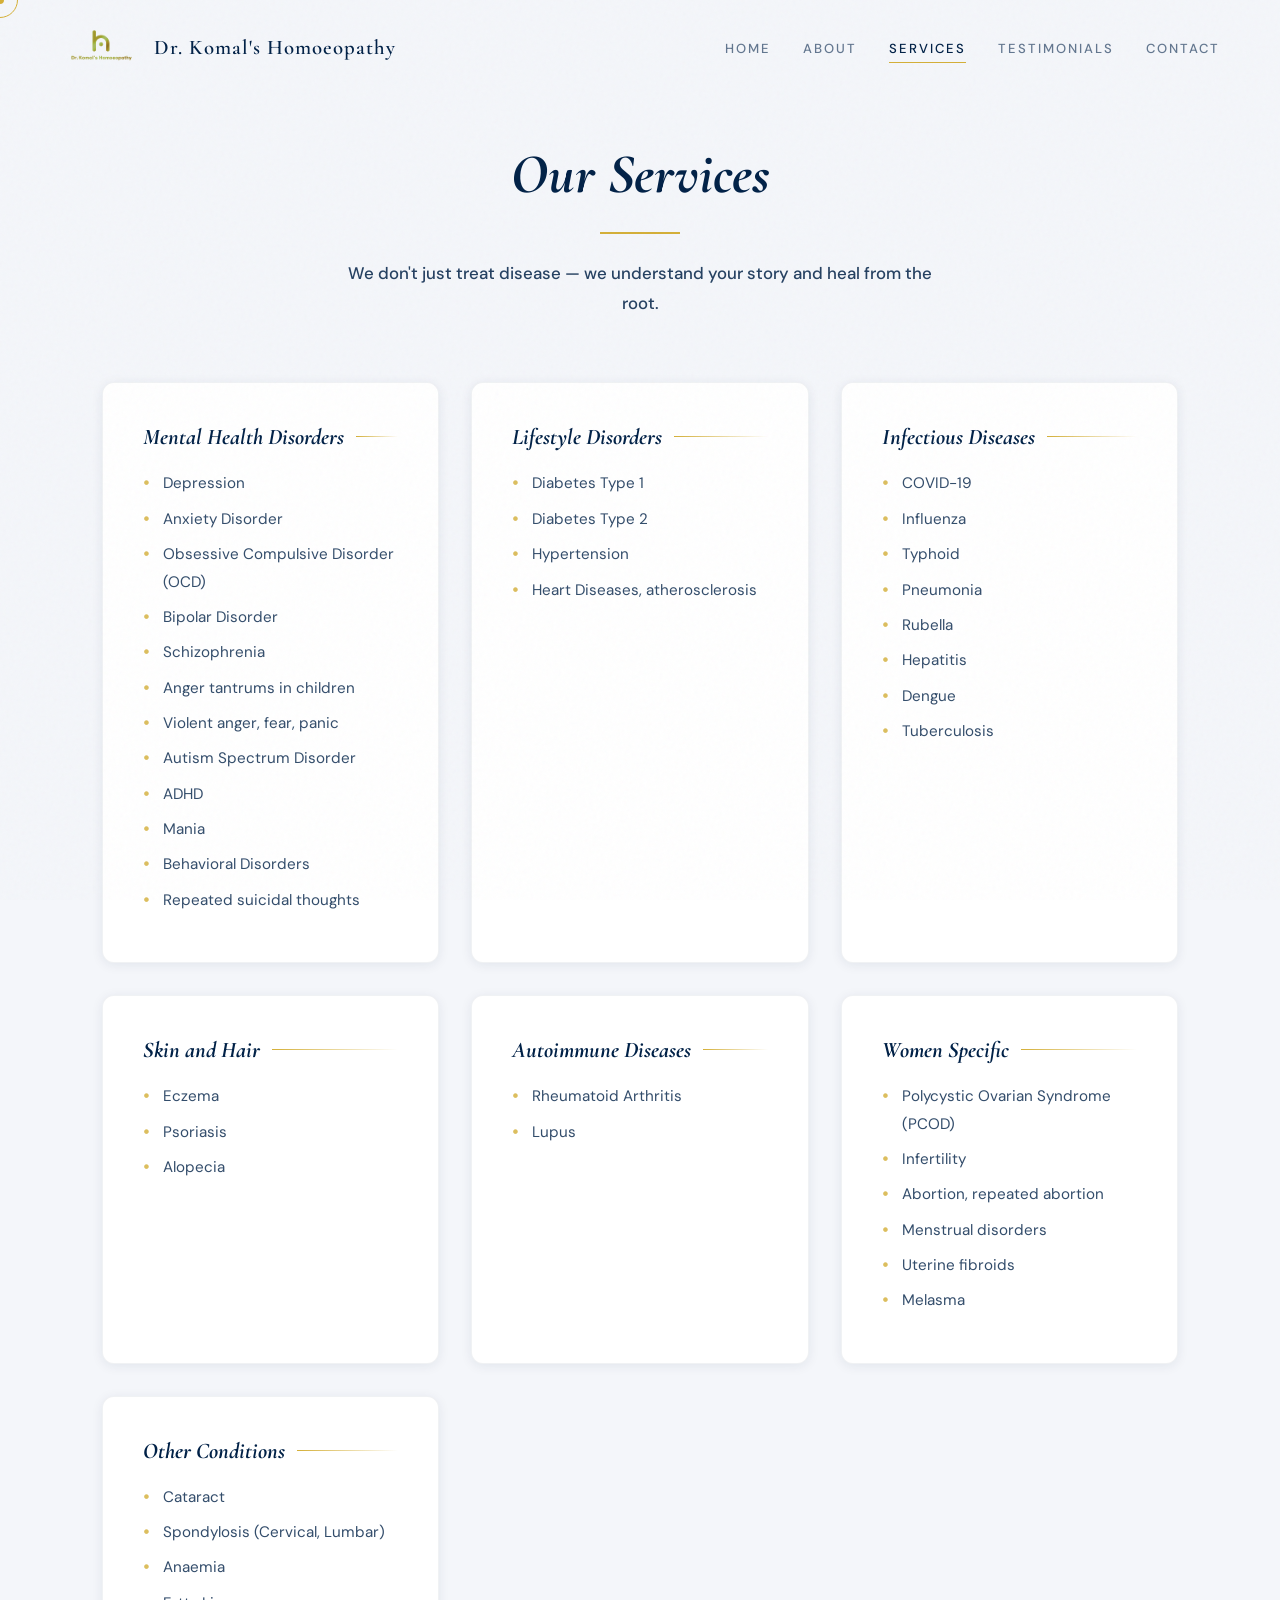
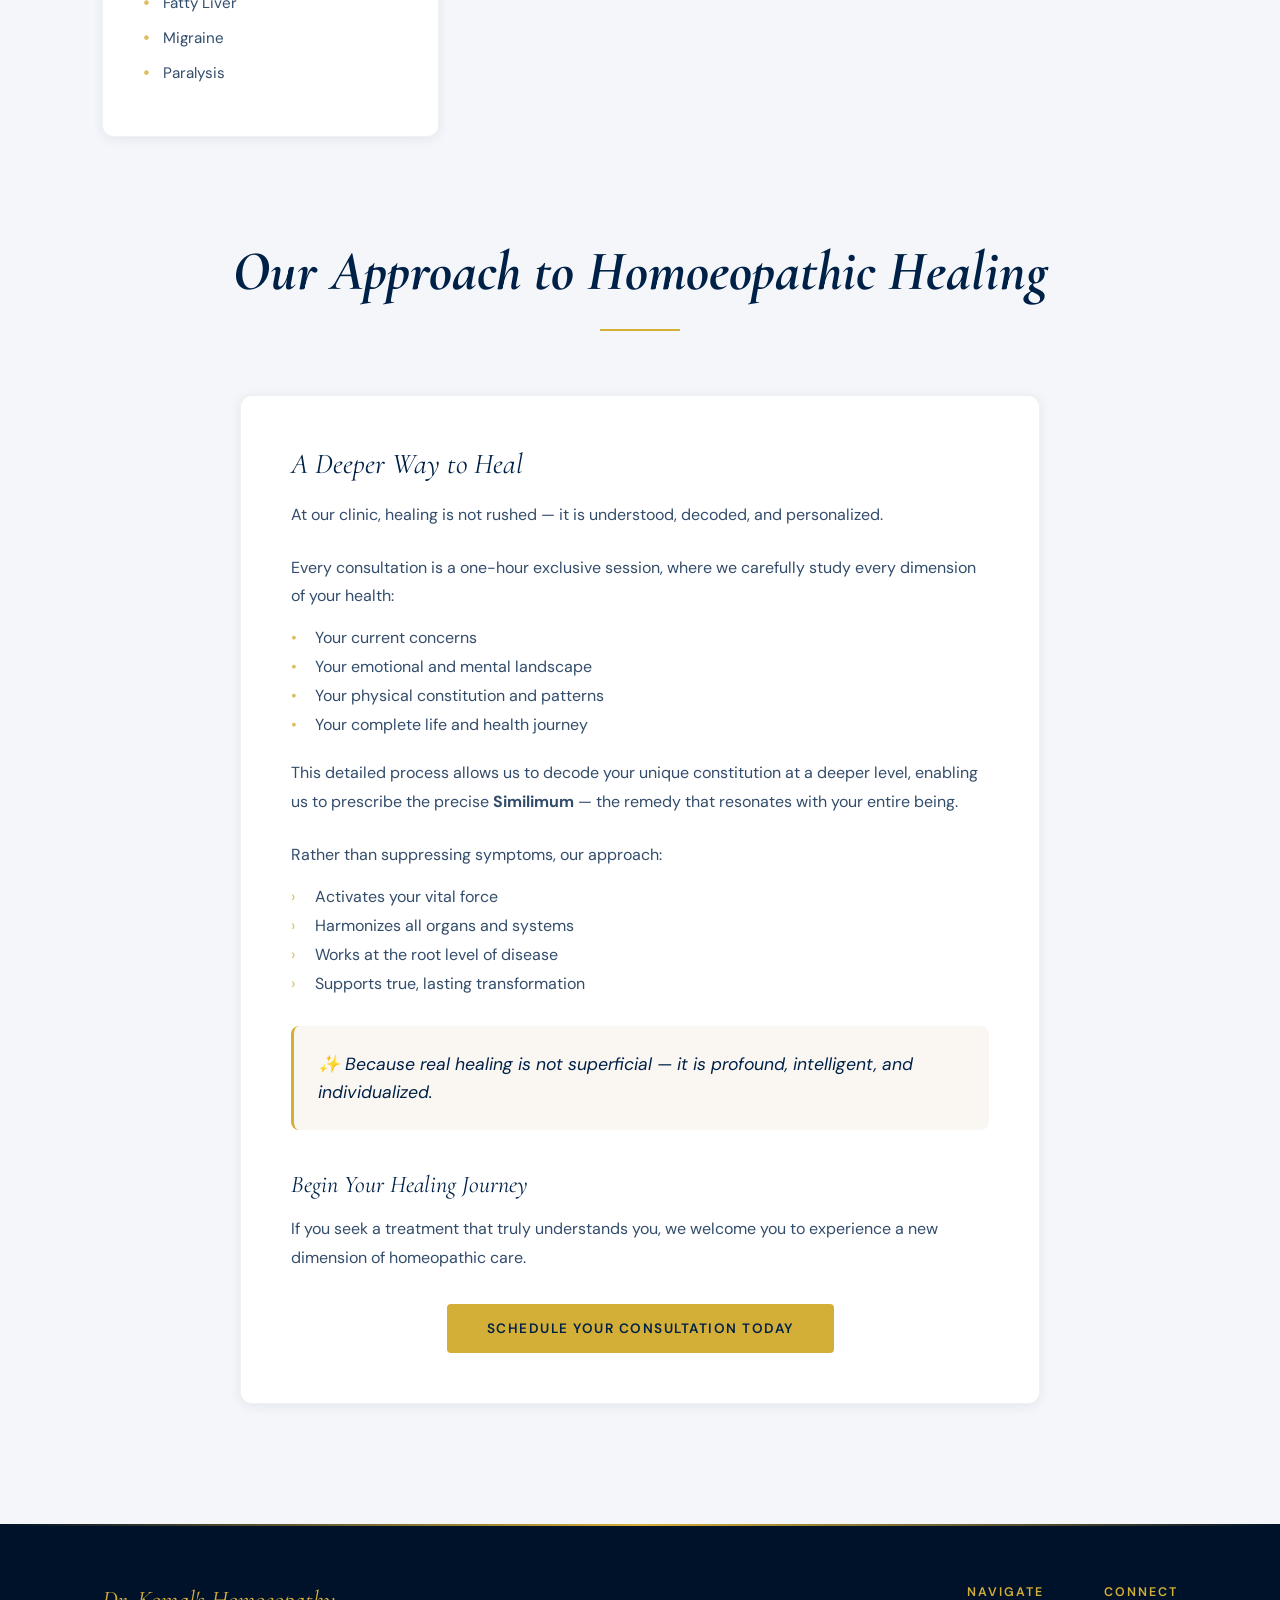
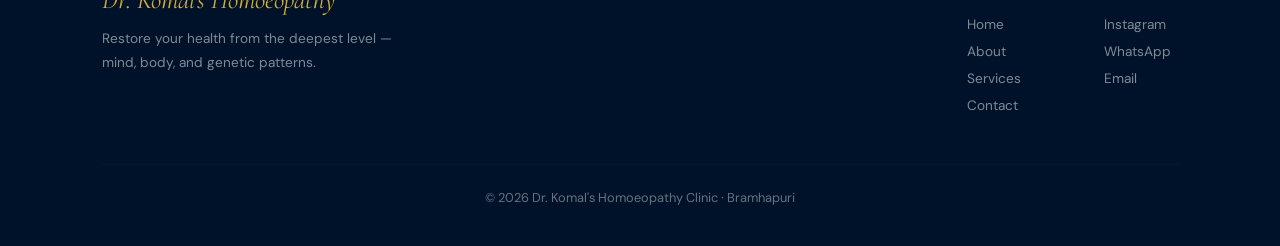
<file: services.html>
﻿<!DOCTYPE html>
<html lang="en">

<head>
  <meta charset="UTF-8">
  <meta name="viewport" content="width=device-width, initial-scale=1.0">
  <title>Services — Dr. Komal's Homoeopathy Clinic</title>
  <meta name="description"
    content="Our specialties include chronic disease management, mental wellness, hormonal balance, skin disorders, and more.">
  <link
    href="https://fonts.googleapis.com/css2?family=Cormorant+Garamond:ital,wght@0,400;0,600;1,400;1,600&family=DM+Sans:wght@400;500;700&display=swap"
    rel="stylesheet">
  <link rel="stylesheet" href="style.css">
  <script src="script.js" defer></script>
<link rel="icon" type="image/png" href="assets/photo_6269476191790109580_y-removebg-preview.png">
</head>

<body class="light-page">
  <div class="cursor-dot" id="cursorDot"></div>
  <div class="cursor-ring" id="cursorRing"></div>
  <div class="grain"></div>

  <nav id="navbar">
    <a href="index.html" class="nav-logo">
      <img src="assets/photo_6269476191790109580_y-removebg-preview.png" alt="Dr. Komal's Homoeopathy Clinic Logo">
      <span>Dr. Komal's Homoeopathy</span>
    </a>
    <ul class="nav-links" id="navLinks">
      <li><a href="index.html">Home</a></li>
      <li><a href="about.html">About</a></li>
      <li><a href="services.html" class="active">Services</a></li>
      <li><a href="testimonials.html">Testimonials</a></li>
      <li><a href="contact.html">Contact</a></li>
    </ul>
    <div class="hamburger" id="hamburger"><span></span><span></span><span></span></div>
  </nav>

  <!-- SERVICES -->
  <section class="section" id="services" style="background:var(--off-white);padding-top:140px;">
    <div class="section-header reveal">
      <h2>Our Services</h2>
      <div class="line"></div>
      <p class="section-subtitle">We don't just treat disease — we understand your story and heal from the root.</p>
    </div>
    <div class="conditions-grid" style="margin-bottom: 80px;">

      <div class="condition-card reveal">
        <h3>Mental Health Disorders</h3>
        <ul>
          <li>Depression</li>
          <li>Anxiety Disorder</li>
          <li>Obsessive Compulsive Disorder (OCD)</li>
          <li>Bipolar Disorder</li>
          <li>Schizophrenia</li>
          <li>Anger tantrums in children</li>
          <li>Violent anger, fear, panic</li>
          <li>Autism Spectrum Disorder</li>
          <li>ADHD</li>
          <li>Mania</li>
          <li>Behavioral Disorders</li>
          <li>Repeated suicidal thoughts</li>
        </ul>
      </div>

      <div class="condition-card reveal">
        <h3>Lifestyle Disorders</h3>
        <ul>
          <li>Diabetes Type 1</li>
          <li>Diabetes Type 2</li>
          <li>Hypertension</li>
          <li>Heart Diseases, atherosclerosis</li>
        </ul>
      </div>

      <div class="condition-card reveal">
        <h3>Infectious Diseases</h3>
        <ul>
          <li>COVID-19</li>
          <li>Influenza</li>
          <li>Typhoid</li>
          <li>Pneumonia</li>
          <li>Rubella</li>
          <li>Hepatitis</li>
          <li>Dengue</li>
          <li>Tuberculosis</li>
        </ul>
      </div>

      <div class="condition-card reveal">
        <h3>Skin and Hair</h3>
        <ul>
          <li>Eczema</li>
          <li>Psoriasis</li>
          <li>Alopecia</li>
        </ul>
      </div>

      <div class="condition-card reveal">
        <h3>Autoimmune Diseases</h3>
        <ul>
          <li>Rheumatoid Arthritis</li>
          <li>Lupus</li>
        </ul>
      </div>

      <div class="condition-card reveal">
        <h3>Women Specific</h3>
        <ul>
          <li>Polycystic Ovarian Syndrome (PCOD)</li>
          <li>Infertility</li>
          <li>Abortion, repeated abortion</li>
          <li>Menstrual disorders</li>
          <li>Uterine fibroids</li>
          <li>Melasma</li>
        </ul>
      </div>

      <div class="condition-card reveal">
        <h3>Other Conditions</h3>
        <ul>
          <li>Cataract</li>
          <li>Spondylosis (Cervical, Lumbar)</li>
          <li>Anaemia</li>
          <li>Fatty Liver</li>
          <li>Migraine</li>
          <li>Paralysis</li>
        </ul>
      </div>

    </div>

    <div class="section-header reveal" style="margin-top: 100px;">
      <h2>Our Approach to Homoeopathic Healing</h2>
      <div class="line"></div>
    </div>
    <div class="approach-content reveal"
      style="max-width:800px; margin:0 auto; background:var(--white); padding:50px; border-radius:12px; box-shadow:var(--shadow-sm); border:1px solid rgba(8,43,39,.06);">
      <h3 style="font-size:1.8rem; font-style:italic; color:var(--primary); margin-bottom:20px; font-weight:400;">A
        Deeper Way to Heal</h3>
      <p style="line-height:1.8; opacity:0.8; margin-bottom:24px;">At our clinic, healing is not rushed — it is
        understood, decoded, and personalized.</p>

      <p style="line-height:1.8; opacity:0.8; margin-bottom:16px;">Every consultation is a one-hour exclusive session,
        where we carefully study every dimension of your health:</p>
      <ul style="list-style:none; margin-bottom:24px;">
        <li style="margin-bottom:8px; position:relative; padding-left:24px; opacity:0.8;"><span
            style="position:absolute; left:0; color:var(--gold);">•</span> Your current concerns</li>
        <li style="margin-bottom:8px; position:relative; padding-left:24px; opacity:0.8;"><span
            style="position:absolute; left:0; color:var(--gold);">•</span> Your emotional and mental landscape</li>
        <li style="margin-bottom:8px; position:relative; padding-left:24px; opacity:0.8;"><span
            style="position:absolute; left:0; color:var(--gold);">•</span> Your physical constitution and patterns</li>
        <li style="margin-bottom:8px; position:relative; padding-left:24px; opacity:0.8;"><span
            style="position:absolute; left:0; color:var(--gold);">•</span> Your complete life and health journey</li>
      </ul>

      <p style="line-height:1.8; opacity:0.8; margin-bottom:24px;">This detailed process allows us to decode your unique
        constitution at a deeper level, enabling us to prescribe the precise <strong>Similimum</strong> — the remedy
        that resonates with your entire being.</p>

      <p style="line-height:1.8; opacity:0.8; margin-bottom:16px;">Rather than suppressing symptoms, our approach:</p>
      <ul style="list-style:none; margin-bottom:32px;">
        <li style="margin-bottom:8px; position:relative; padding-left:24px; opacity:0.8;"><span
            style="position:absolute; left:0; color:var(--gold);">›</span> Activates your vital force</li>
        <li style="margin-bottom:8px; position:relative; padding-left:24px; opacity:0.8;"><span
            style="position:absolute; left:0; color:var(--gold);">›</span> Harmonizes all organs and systems</li>
        <li style="margin-bottom:8px; position:relative; padding-left:24px; opacity:0.8;"><span
            style="position:absolute; left:0; color:var(--gold);">›</span> Works at the root level of disease</li>
        <li style="margin-bottom:8px; position:relative; padding-left:24px; opacity:0.8;"><span
            style="position:absolute; left:0; color:var(--gold);">›</span> Supports true, lasting transformation</li>
      </ul>

      <div
        style="background:rgba(208,180,140,.1); padding:24px; border-radius:8px; border-left:3px solid var(--gold); margin-bottom:40px;">
        <p style="font-style:italic; font-size:1.1rem; color:var(--primary); line-height:1.6;">✨ Because real healing is
          not superficial — it is profound, intelligent, and individualized.</p>
      </div>

      <h3 style="font-size:1.5rem; font-style:italic; color:var(--primary); margin-bottom:16px; font-weight:400;">Begin
        Your Healing Journey</h3>
      <p style="line-height:1.8; opacity:0.8; margin-bottom:32px;">If you seek a treatment that truly understands you,
        we welcome you to experience a new dimension of homeopathic care.</p>

      <div style="text-align:center;">
        <a href="contact.html" style="text-decoration:none;"><button class="btn-gold">Schedule Your Consultation
            Today</button></a>
      </div>
    </div>
  </section>

  <!-- FOOTER -->
  <footer>
    <div class="footer-content">
      <div class="footer-brand">
        <div class="footer-logo">Dr. Komal's Homoeopathy</div>
        <p>Restore your health from the deepest level — mind, body, and genetic patterns.</p>
      </div>
      <div class="footer-links">
        <div>
          <h4>Navigate</h4>
          <a href="index.html">Home</a>
          <a href="about.html">About</a>
          <a href="services.html">Services</a>
          <a href="contact.html">Contact</a>
        </div>
        <div>
          <h4>Connect</h4>
          <a href="https://instagram.com/dr.komaal" target="_blank">Instagram</a>
          <a href="https://wa.me/917588773437" target="_blank">WhatsApp</a>
          <a href="mailto:komalkhobragade234@gmail.com">Email</a>
        </div>
      </div>
    </div>
    <div class="footer-bottom">
      <p>© 2026 Dr. Komal's Homoeopathy Clinic · Bramhapuri</p>
    </div>
  </footer>

  <!-- BOOKING MODAL -->
  <div class="modal-overlay" id="bookingModal">
    <div class="modal-content">
      <button class="modal-close" id="closeModal">&times;</button>
      <iframe src="https://topmate.io/divesh_mandhyan" frameborder="0"></iframe>
    </div>
  </div>
</body>

</html>
</file>
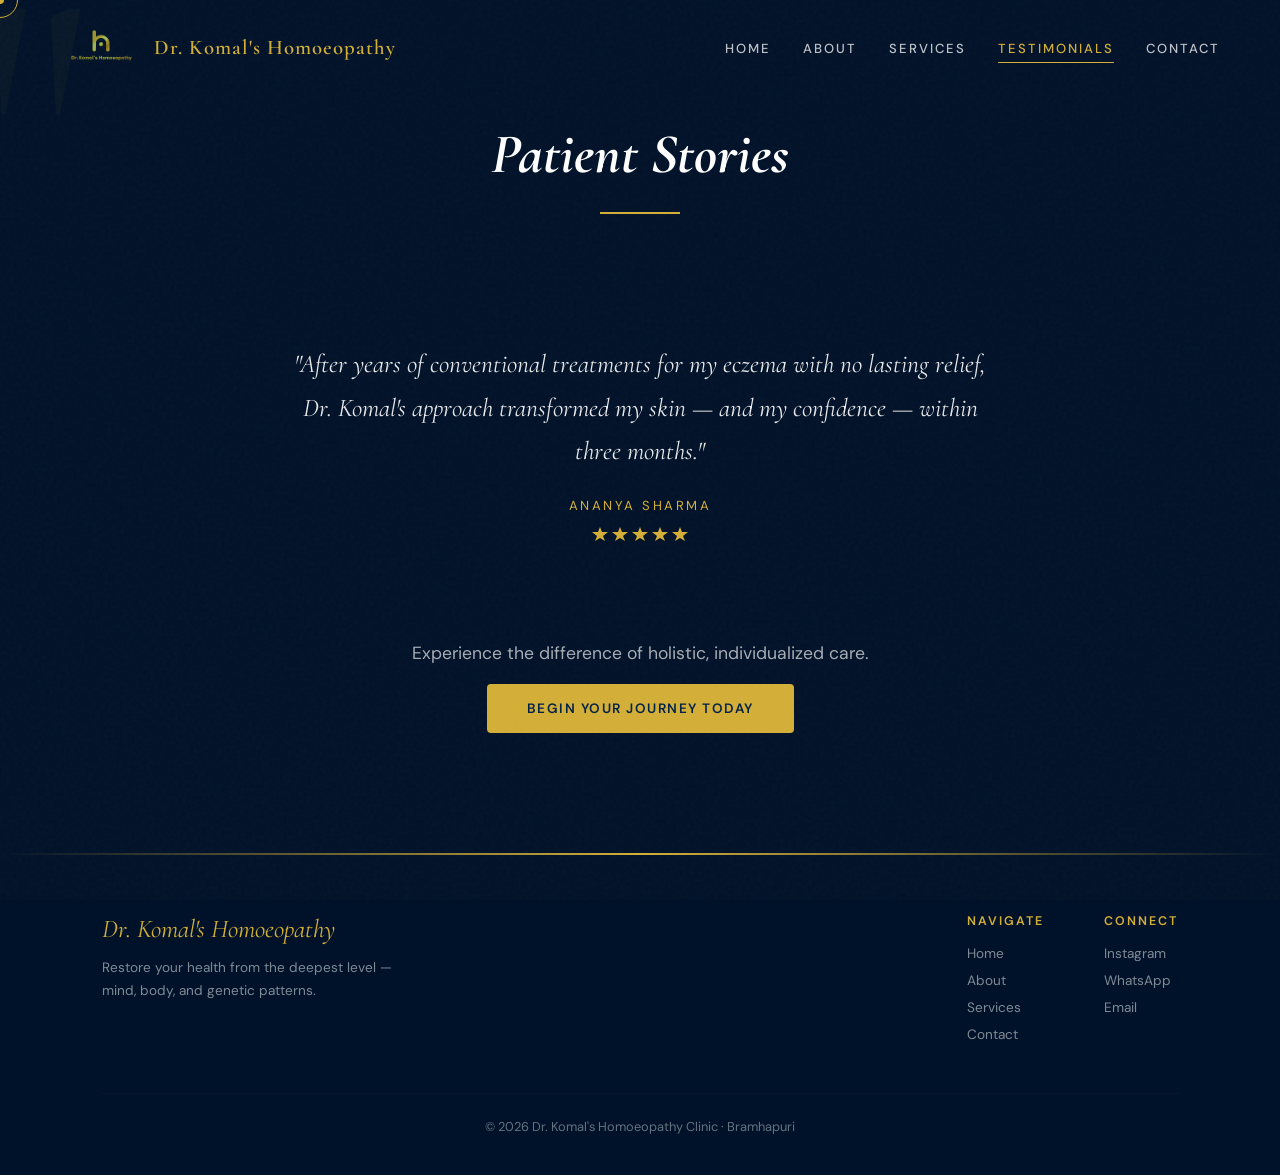
<file: testimonials.html>
﻿<!DOCTYPE html>
<html lang="en">

<head>
  <meta charset="UTF-8">
  <meta name="viewport" content="width=device-width, initial-scale=1.0">
  <title>Testimonials — Dr. Komal's Homoeopathy Clinic</title>
  <meta name="description"
    content="Read real patient stories from Dr. Komal's Homoeopathy Clinic — transformative healing experiences that speak for themselves.">
  <link
    href="https://fonts.googleapis.com/css2?family=Cormorant+Garamond:ital,wght@0,400;0,600;1,400;1,600&family=DM+Sans:wght@400;500;700&display=swap"
    rel="stylesheet">
  <link rel="stylesheet" href="style.css">
  <script src="script.js" defer></script>
<link rel="icon" type="image/png" href="assets/photo_6269476191790109580_y-removebg-preview.png">
</head>

<body>
  <div class="cursor-dot" id="cursorDot"></div>
  <div class="cursor-ring" id="cursorRing"></div>
  <div class="grain"></div>

  <nav id="navbar">
    <a href="index.html" class="nav-logo">
      <img src="assets/photo_6269476191790109580_y-removebg-preview.png" alt="Dr. Komal's Homoeopathy Clinic Logo">
      <span>Dr. Komal's Homoeopathy</span>
    </a>
    <ul class="nav-links" id="navLinks">
      <li><a href="index.html">Home</a></li>
      <li><a href="about.html">About</a></li>
      <li><a href="services.html">Services</a></li>
      <li><a href="testimonials.html" class="active">Testimonials</a></li>
      <li><a href="contact.html">Contact</a></li>
    </ul>
    <div class="hamburger" id="hamburger"><span></span><span></span><span></span></div>
  </nav>

  <!-- TESTIMONIALS -->
  <section class="section" id="testimonials">
    <span class="big-quote">"</span>
    <div class="section-header reveal">
      <h2>Patient Stories</h2>
      <div class="line"></div>
    </div>
    <div class="testi-carousel">
      <div class="testi-slide active">
        <blockquote>"After years of conventional treatments for my eczema with no lasting relief, Dr. Komal's approach
          transformed my skin — and my confidence — within three months."</blockquote>
        <span class="patient">Ananya Sharma</span>
        <div class="stars">
          <svg viewBox="0 0 16 16"><polygon points="8,1 10,6 16,6 11,10 13,15 8,12 3,15 5,10 0,6 6,6" /></svg>
          <svg viewBox="0 0 16 16"><polygon points="8,1 10,6 16,6 11,10 13,15 8,12 3,15 5,10 0,6 6,6" /></svg>
          <svg viewBox="0 0 16 16"><polygon points="8,1 10,6 16,6 11,10 13,15 8,12 3,15 5,10 0,6 6,6" /></svg>
          <svg viewBox="0 0 16 16"><polygon points="8,1 10,6 16,6 11,10 13,15 8,12 3,15 5,10 0,6 6,6" /></svg>
          <svg viewBox="0 0 16 16"><polygon points="8,1 10,6 16,6 11,10 13,15 8,12 3,15 5,10 0,6 6,6" /></svg>
        </div>
      </div>
      <div class="testi-slide">
        <blockquote>"My daughter's recurring throat infections stopped completely after starting homeopathic treatment.
          Dr. Komal's patience with children is remarkable."</blockquote>
        <span class="patient">Rajesh Menon</span>
        <div class="stars">
          <svg viewBox="0 0 16 16"><polygon points="8,1 10,6 16,6 11,10 13,15 8,12 3,15 5,10 0,6 6,6" /></svg>
          <svg viewBox="0 0 16 16"><polygon points="8,1 10,6 16,6 11,10 13,15 8,12 3,15 5,10 0,6 6,6" /></svg>
          <svg viewBox="0 0 16 16"><polygon points="8,1 10,6 16,6 11,10 13,15 8,12 3,15 5,10 0,6 6,6" /></svg>
          <svg viewBox="0 0 16 16"><polygon points="8,1 10,6 16,6 11,10 13,15 8,12 3,15 5,10 0,6 6,6" /></svg>
          <svg viewBox="0 0 16 16"><polygon points="8,1 10,6 16,6 11,10 13,15 8,12 3,15 5,10 0,6 6,6" /></svg>
        </div>
      </div>
      <div class="testi-slide">
        <blockquote>"I was skeptical about homeopathy for anxiety, but within weeks of personalized treatment, I felt
          calmer and more centered than I had in years."</blockquote>
        <span class="patient">Kavitha Iyer</span>
        <div class="stars">
          <svg viewBox="0 0 16 16"><polygon points="8,1 10,6 16,6 11,10 13,15 8,12 3,15 5,10 0,6 6,6" /></svg>
          <svg viewBox="0 0 16 16"><polygon points="8,1 10,6 16,6 11,10 13,15 8,12 3,15 5,10 0,6 6,6" /></svg>
          <svg viewBox="0 0 16 16"><polygon points="8,1 10,6 16,6 11,10 13,15 8,12 3,15 5,10 0,6 6,6" /></svg>
          <svg viewBox="0 0 16 16"><polygon points="8,1 10,6 16,6 11,10 13,15 8,12 3,15 5,10 0,6 6,6" /></svg>
          <svg viewBox="0 0 16 16"><polygon points="8,1 10,6 16,6 11,10 13,15 8,12 3,15 5,10 0,6 6,6" /></svg>
        </div>
      </div>
      <div class="testi-slide">
        <blockquote>"Dr. Komal treated my chronic migraines when nothing else worked. Her thorough case-taking and
          counselling sessions revealed triggers I never knew existed. Truly life-changing."</blockquote>
        <span class="patient">Arjun Desai</span>
        <div class="stars">
          <svg viewBox="0 0 16 16"><polygon points="8,1 10,6 16,6 11,10 13,15 8,12 3,15 5,10 0,6 6,6" /></svg>
          <svg viewBox="0 0 16 16"><polygon points="8,1 10,6 16,6 11,10 13,15 8,12 3,15 5,10 0,6 6,6" /></svg>
          <svg viewBox="0 0 16 16"><polygon points="8,1 10,6 16,6 11,10 13,15 8,12 3,15 5,10 0,6 6,6" /></svg>
          <svg viewBox="0 0 16 16"><polygon points="8,1 10,6 16,6 11,10 13,15 8,12 3,15 5,10 0,6 6,6" /></svg>
          <svg viewBox="0 0 16 16"><polygon points="8,1 10,6 16,6 11,10 13,15 8,12 3,15 5,10 0,6 6,6" /></svg>
        </div>
      </div>
    </div>

    <div class="reveal" style="text-align:center; padding-top:60px; z-index:10; position:relative;">
      <p style="margin-bottom:20px; font-size:1.1rem; opacity:0.65;">Experience the difference of holistic,
        individualized care.</p>
      <button class="btn-gold">Begin Your Journey Today</button>
    </div>
  </section>

  <!-- FOOTER -->
  <footer>
    <div class="footer-content">
      <div class="footer-brand">
        <div class="footer-logo">Dr. Komal's Homoeopathy</div>
        <p>Restore your health from the deepest level — mind, body, and genetic patterns.</p>
      </div>
      <div class="footer-links">
        <div>
          <h4>Navigate</h4>
          <a href="index.html">Home</a>
          <a href="about.html">About</a>
          <a href="services.html">Services</a>
          <a href="contact.html">Contact</a>
        </div>
        <div>
          <h4>Connect</h4>
          <a href="https://instagram.com/dr.komaal" target="_blank">Instagram</a>
          <a href="https://wa.me/917588773437" target="_blank">WhatsApp</a>
          <a href="mailto:komalkhobragade234@gmail.com">Email</a>
        </div>
      </div>
    </div>
    <div class="footer-bottom">
      <p>© 2026 Dr. Komal's Homoeopathy Clinic · Bramhapuri</p>
    </div>
  </footer>

  <!-- BOOKING MODAL -->
  <div class="modal-overlay" id="bookingModal">
    <div class="modal-content">
      <button class="modal-close" id="closeModal">&times;</button>
      <iframe src="https://topmate.io/divesh_mandhyan" frameborder="0"></iframe>
    </div>
  </div>
</body>

</html>
</file>
<file: style.css>
/* ===== RESET and DESIGN TOKENS ===== */
*,*::before,*::after{margin:0;padding:0;box-sizing:border-box}
:root{
  --primary:#002147;
  --gold:#d4af37;
  --white:#ffffff;
  --primary-light:#003366;
  --primary-dark:#001229;
  --gold-light:#e0ca79;
  --gold-dark:#b29023;
  --off-white:#f4f6fa;
  --text-muted:rgba(255,255,255,.7);
  --shadow-sm:0 2px 12px rgba(0,33,71,.08);
  --shadow-md:0 8px 32px rgba(0,33,71,.12);
  --shadow-lg:0 24px 64px rgba(0,33,71,.18);
  --transition:0.4s cubic-bezier(0.4,0,0.2,1);
  --radius:12px;
}
html{scroll-behavior:smooth}
body{font-family:'DM Sans',sans-serif;color:var(--primary);background:var(--white);overflow-x:hidden;cursor:none;display:flex;flex-direction:column;min-height:100vh}
h1,h2,h3,h4{font-family:'Cormorant Garamond',serif}
::selection{background:var(--gold);color:var(--primary)}

/* ===== CUSTOM CURSOR ===== */
.cursor-dot{width:8px;height:8px;background:var(--gold);border-radius:50%;position:fixed;pointer-events:none;z-index:10000;transition:transform .2s,opacity .2s}
.cursor-ring{width:36px;height:36px;border:1.5px solid var(--gold);border-radius:50%;position:fixed;pointer-events:none;z-index:10000;transition:transform .3s,width .3s,height .3s,border-color .3s;transform:translate(-50%,-50%)}
.cursor-ring.hover{width:56px;height:56px;border-color:var(--white)}

/* ===== PRELOADER ===== */
#preloader{position:fixed;inset:0;background:var(--primary);z-index:9999;display:flex;flex-direction:column;align-items:center;justify-content:center;transition:clip-path 0.8s ease-in-out}
#preloader.hide{clip-path:inset(0 0 100% 0)}
#preloader svg.cross{width:80px;height:80px}
#preloader .cross-line{stroke:var(--gold);stroke-width:3;fill:none;stroke-dasharray:60;stroke-dashoffset:60;animation:drawCross 1.2s ease forwards}
#preloader .cross-line:nth-child(2){animation-delay:.4s}
@keyframes drawCross{to{stroke-dashoffset:0}}
@keyframes pulse{0%,100%{transform:scale(1);opacity:1}50%{transform:scale(1.08);opacity:.8}}
#preloader .cross-done{animation:pulse 1.5s ease infinite}
#preload-text{color:var(--gold);font-family:'Cormorant Garamond',serif;font-size:1.4rem;letter-spacing:6px;margin-top:24px;font-style:italic}
#preload-text span{opacity:0;display:inline-block;animation:letterIn .3s ease forwards}
@keyframes letterIn{to{opacity:1}}

/* ===== GRAIN OVERLAY ===== */
.grain{position:fixed;inset:0;pointer-events:none;z-index:9998;opacity:.03;background-image:url("data:image/svg+xml,%3Csvg viewBox='0 0 256 256' xmlns='http://www.w3.org/2000/svg'%3E%3Cfilter id='noise'%3E%3CfeTurbulence type='fractalNoise' baseFrequency='0.9' numOctaves='4' stitchTiles='stitch'/%3E%3C/filter%3E%3Crect width='100%25' height='100%25' filter='url(%23noise)'/%3E%3C/svg%3E")}

/* ===== NAVIGATION ===== */
nav{position:fixed;top:0;left:0;right:0;z-index:1000;padding:20px 60px;display:flex;align-items:center;justify-content:space-between;transition:all var(--transition)}
nav.scrolled{background:rgba(0,33,71,.97);backdrop-filter:blur(16px);box-shadow:0 2px 24px rgba(0,33,71,.2);padding:14px 60px}
.nav-links{display:flex;gap:32px;list-style:none}
.nav-links a{text-decoration:none;color:rgba(255,255,255,.75);font-size:.82rem;letter-spacing:2px;text-transform:uppercase;transition:color var(--transition);position:relative;font-weight:500}
.nav-links a::after{content:'';position:absolute;bottom:-6px;left:0;width:0;height:1.5px;background:var(--gold);transition:width .3s}
.nav-links a:hover::after,.nav-links a.active::after{width:100%}
.nav-links a:hover,.nav-links a.active{color:var(--gold)}
nav.scrolled .nav-links a{color:rgba(255,255,255,.75)}
nav.scrolled .nav-links a:hover,nav.scrolled .nav-links a.active{color:var(--gold)}
.nav-logo{display:flex;align-items:center;gap:12px;text-decoration:none;transition:all var(--transition)}
.nav-logo img{height:55px;width:auto;max-width:200px;object-fit:contain;border-radius:0;box-shadow:none;filter:sepia(1) saturate(3) brightness(0.7) hue-rotate(10deg)}
.nav-logo span{font-family:'Cormorant Garamond',serif;font-size:1.3rem;color:var(--gold);font-weight:600;letter-spacing:1px}
.hamburger{display:none;flex-direction:column;gap:5px;cursor:pointer;z-index:1001}
.hamburger span{width:24px;height:2px;background:var(--gold);transition:all .3s}

/* Light pages nav override */
body.light-page nav:not(.scrolled) .nav-links a{color:rgba(0,33,71,.6)}
body.light-page nav:not(.scrolled) .nav-links a:hover,body.light-page nav:not(.scrolled) .nav-links a.active{color:var(--primary)}
body.light-page nav:not(.scrolled) .hamburger span{background:var(--primary)}
body.light-page nav:not(.scrolled) .nav-logo span{color:var(--primary)}

/* ===== SECTIONS ===== */
.section{min-height:100vh;position:relative;opacity:1;padding:0;flex:1}
.reveal{opacity:0;transform:translateY(40px);transition:all 0.7s cubic-bezier(0.4,0,0.2,1)}
.reveal.visible{opacity:1;transform:translateY(0)}

/* ===== HERO ===== */
#home{background:var(--primary);display:flex;align-items:center;min-height:100vh;position:relative;overflow:hidden}
.hero-bg-pattern{position:absolute;inset:0;overflow:hidden;opacity:.06}
.hero-bg-pattern svg{width:100%;height:100%}
.hero-botanical{position:absolute;right:-80px;top:0;width:55%;height:100%;opacity:.05}
.hero-botanical svg{width:100%;height:100%}
.hero-content{padding:0 8%;max-width:760px;position:relative;z-index:2}
.hero-content .hero-badge{display:inline-flex;align-items:center;gap:8px;background:rgba(212,175,55,.12);border:1px solid rgba(212,175,55,.25);border-radius:40px;padding:8px 20px;margin-bottom:32px;font-size:.78rem;letter-spacing:2.5px;text-transform:uppercase;color:var(--gold)}
.hero-content .hero-badge .pulse-dot{width:8px;height:8px;background:var(--gold);border-radius:50%;animation:pulseDot 2s ease infinite}
@keyframes pulseDot{0%,100%{opacity:1;transform:scale(1)}50%{opacity:.4;transform:scale(.7)}}
.hero-content h1{font-size:clamp(2.8rem,6vw,5.2rem);color:var(--white);font-style:italic;font-weight:600;line-height:1.08;margin-bottom:16px}
.hero-content h1 .gold{color:var(--gold);display:block;font-size:clamp(1.4rem,3vw,2.4rem);font-style:normal;font-weight:600;letter-spacing:2px;margin-top:8px}
.hero-content .hero-subtitle{color:var(--gold-light);font-size:1.15rem;line-height:1.8;max-width:520px;margin-bottom:20px;font-style:italic;font-family:'Cormorant Garamond',serif;font-weight:500}
.hero-content p{color:rgba(255,255,255,.85);font-size:1rem;line-height:1.8;max-width:500px;margin-bottom:40px;font-weight:500}
.hero-btns{display:flex;gap:16px;flex-wrap:wrap}
.hero-stitch{position:absolute;inset:40px;pointer-events:none;z-index:1}
.hero-stitch rect{fill:none;stroke:var(--gold);stroke-width:1;stroke-dasharray:8 6;stroke-dashoffset:800;opacity:.2;vector-effect:non-scaling-stroke;animation:stitchDraw 3s ease forwards 2.5s}
@keyframes stitchDraw{to{stroke-dashoffset:0}}

/* ===== BUTTONS ===== */
.btn-gold{background:var(--gold);color:var(--primary);border:none;padding:16px 40px;font-family:'DM Sans',sans-serif;font-size:.85rem;font-weight:600;letter-spacing:1.5px;cursor:pointer;transition:all .3s;text-transform:uppercase;border-radius:4px}
.btn-gold:hover{background:var(--gold-light);transform:translateY(-2px);box-shadow:0 12px 32px rgba(212,175,55,.3)}
.btn-ghost{background:transparent;color:var(--white);border:1px solid rgba(255,255,255,.25);padding:16px 40px;font-family:'DM Sans',sans-serif;font-size:.85rem;font-weight:500;letter-spacing:1.5px;cursor:pointer;transition:all .3s;text-transform:uppercase;border-radius:4px}
.btn-ghost:hover{border-color:var(--gold);color:var(--gold)}

/* ===== FLOATING PARTICLES ===== */
.float-particle{position:absolute;border-radius:50%;border:1px solid rgba(212,175,55,.2);opacity:.4;animation:floatUp linear infinite}
@keyframes floatUp{0%{transform:translateY(0) rotate(0deg);opacity:.4}100%{transform:translateY(-100vh) rotate(360deg);opacity:0}}

/* ===== ABOUT CLINIC PREVIEW (HOME) ===== */
.about-preview{background:var(--off-white);padding:120px 8%;display:flex;gap:80px;align-items:center;flex-wrap:wrap;position:relative;overflow:hidden}
.about-preview::before{content:'';position:absolute;top:-200px;right:-200px;width:500px;height:500px;border-radius:50%;background:radial-gradient(circle,rgba(212,175,55,.08) 0%,transparent 70%)}
.about-preview .img-wrapper{flex:1;min-width:300px;position:relative}
.about-preview .img-wrapper img{width:100%;border-radius:var(--radius);box-shadow:var(--shadow-lg)}
.about-preview .img-wrapper::after{content:'';position:absolute;inset:12px -12px -12px 12px;border:2px solid var(--gold);border-radius:var(--radius);opacity:.3;z-index:-1}
.about-preview .text-block{flex:1.5;min-width:300px}
.about-preview .text-block .section-label{font-size:.78rem;letter-spacing:3px;text-transform:uppercase;color:var(--gold);margin-bottom:16px;font-weight:600}
.about-preview .text-block h2{font-size:clamp(2rem,4vw,3rem);font-style:italic;font-weight:400;margin-bottom:8px;color:var(--primary)}
.about-preview .text-block .subtitle{color:var(--gold-dark);font-size:.9rem;letter-spacing:1px;margin-bottom:24px}
.about-preview .text-block p{line-height:1.8;opacity:.8;margin-bottom:20px;max-width:540px;color:var(--primary)}

/* ===== HEALING APPROACH (HOME) ===== */
.approach-section{background:var(--primary);padding:120px 8%;position:relative;color:var(--white);overflow:hidden}
.approach-section::before{content:'';position:absolute;bottom:-100px;left:-100px;width:400px;height:400px;border-radius:50%;background:radial-gradient(circle,rgba(212,175,55,.06) 0%,transparent 70%)}
.approach-section .section-header{text-align:center;margin-bottom:80px}
.approach-section .section-header h2{color:var(--white);font-size:clamp(2.4rem,5vw,3.5rem);font-style:italic;font-weight:700}
.approach-section .section-header .line{width:80px;height:2px;background:var(--gold);margin:24px auto}
.approach-grid{display:grid;grid-template-columns:repeat(3,1fr);gap:40px;max-width:1100px;margin:0 auto}
.approach-card{background:rgba(255,255,255,.04);border:1px solid rgba(255,255,255,.08);padding:48px 36px;border-radius:var(--radius);transition:all .4s;position:relative;overflow:hidden}
.approach-card::before{content:'';position:absolute;top:0;left:0;right:0;height:3px;background:var(--gold);transform:scaleX(0);transition:transform .4s;transform-origin:left}
.approach-card:hover::before{transform:scaleX(1)}
.approach-card:hover{background:rgba(255,255,255,.06);border-color:rgba(212,175,55,.2);transform:translateY(-4px)}
.approach-card .card-icon{width:56px;height:56px;border-radius:50%;background:rgba(212,175,55,.12);display:flex;align-items:center;justify-content:center;margin-bottom:24px}
.approach-card .card-icon svg{width:24px;height:24px;stroke:var(--gold);fill:none;stroke-width:1.5}
.approach-card h3{font-size:1.6rem;font-style:italic;margin-bottom:16px;color:var(--gold);font-weight:700}
.approach-card p{font-size:1rem;line-height:1.8;opacity:.85;font-weight:500;color:rgba(255,255,255,.9)}
.approach-card ul{list-style:none;margin-top:12px}
.approach-card ul li{font-size:1rem;line-height:2;opacity:.85;padding-left:20px;position:relative;font-weight:500;color:rgba(255,255,255,.9)}
.approach-card ul li::before{content:'›';position:absolute;left:0;color:var(--gold);font-weight:700}

/* ===== WHY TRUST US (HOME) ===== */
.trust-section{background:var(--off-white);padding:120px 8%;text-align:center}
.trust-section .section-header h2{color:var(--primary);font-size:clamp(2.4rem,5vw,3.5rem);font-style:italic;font-weight:700}
.trust-section .section-header .line{width:80px;height:2px;background:var(--gold);margin:24px auto}
.trust-grid{display:grid;grid-template-columns:repeat(5,1fr);gap:24px;max-width:1000px;margin:0 auto}
.trust-item{padding:32px 20px;border-radius:var(--radius);transition:all .3s;position:relative}
.trust-item:hover{background:white;box-shadow:var(--shadow-sm)}
.trust-item .trust-icon{width:52px;height:52px;border-radius:50%;background:var(--primary);display:flex;align-items:center;justify-content:center;margin:0 auto 16px}
.trust-item .trust-icon svg{width:22px;height:22px;stroke:var(--gold);fill:none;stroke-width:1.5}
.trust-item p{font-size:1.05rem;line-height:1.6;color:var(--primary);opacity:1;font-weight:700}

/* ===== POWER MESSAGE (HOME) ===== */
.power-message{background:var(--primary);padding:120px 8%;text-align:center;position:relative;overflow:hidden}
.power-message::before{content:'"';position:absolute;font-family:'Cormorant Garamond',serif;font-size:clamp(20rem,40vw,35rem);color:rgba(212,175,55,.04);top:-100px;left:50%;transform:translateX(-50%);line-height:1;pointer-events:none}
.power-message blockquote{font-family:'Cormorant Garamond',serif;font-style:italic;font-size:clamp(1.4rem,3vw,2.2rem);line-height:1.7;max-width:700px;margin:0 auto 40px;color:var(--white);position:relative;z-index:2}
.power-message blockquote .highlight{color:var(--gold);display:block;font-size:clamp(1.6rem,3.5vw,2.6rem);margin-top:12px}

/* ===== SECTION HEADER (Global) ===== */
.section-header{text-align:center;margin-bottom:64px}
.section-header h2{font-size:clamp(2.4rem,5vw,3.5rem);font-style:italic;font-weight:700;color:var(--primary)}
.section-header .line{width:80px;height:2px;background:var(--gold);margin:24px auto}
.section-header .section-subtitle{font-size:1.05rem;line-height:1.8;opacity:.85;max-width:600px;margin:0 auto;color:var(--primary);font-weight:500}

/* ===== SERVICES PAGE ===== */
#services{padding:120px 8%}
.services-grid{display:grid;grid-template-columns:repeat(3,1fr);gap:40px}
.service-card{background:var(--white);padding:48px 40px;border-radius:var(--radius);position:relative;overflow:hidden;transition:transform .4s,box-shadow .4s;border:1px solid rgba(0,33,71,.06)}
.service-card::before{content:'';position:absolute;top:0;left:0;right:0;height:3px;background:linear-gradient(90deg,var(--gold),var(--gold-light));transform:scaleX(0);transition:transform .4s;transform-origin:left}
.service-card:hover{transform:translateY(-8px);box-shadow:var(--shadow-lg)}
.service-card:hover::before{transform:scaleX(1)}
.service-card svg.svc-icon{width:44px;height:44px;margin-bottom:24px;stroke:var(--gold);fill:none;stroke-width:1.5}
.service-card h3{font-size:1.35rem;font-style:italic;margin-bottom:14px;color:var(--primary);font-weight:600}
.service-card p{font-size:.92rem;line-height:1.7;opacity:.65;color:var(--primary)}
.service-card.reveal{opacity:0;transform:translateY(40px)}
.service-card.visible{opacity:1;transform:translateY(0)}

/* ===== CONDITIONS GRID (SERVICES PAGE) ===== */
.conditions-grid{display:grid;grid-template-columns:repeat(auto-fit,minmax(300px,1fr));gap:32px;max-width:1200px;margin:0 auto}
.condition-card{background:var(--white);padding:40px;border-radius:var(--radius);border:1px solid rgba(0,33,71,.06);box-shadow:var(--shadow-sm);transition:transform .4s,box-shadow .4s}
.condition-card:hover{transform:translateY(-6px);box-shadow:var(--shadow-md)}
.condition-card h3{font-size:1.4rem;color:var(--primary);margin-bottom:20px;display:flex;align-items:center;gap:12px;font-style:italic}
.condition-card h3::after{content:'';flex:1;height:1px;background:linear-gradient(90deg,var(--gold) 0%,transparent 100%)}
.condition-card ul{list-style:none}
.condition-card ul li{font-size:0.95rem;line-height:1.8;color:var(--primary);opacity:0.8;padding-left:20px;position:relative;margin-bottom:8px}
.condition-card ul li::before{content:'•';position:absolute;left:0;color:var(--gold);font-size:1.2rem;line-height:1.4}

/* ===== ABOUT PAGE ===== */
#about{background:var(--off-white);padding:120px 8%;display:flex;align-items:center;gap:80px;flex-wrap:wrap}
.about-portrait{flex:1;min-width:300px;display:flex;justify-content:center}
.portrait-frame{width:320px;height:320px;border-radius:50%;position:relative;display:flex;align-items:center;justify-content:center;background:rgba(0,33,71,.05)}
.portrait-frame .border-ring{position:absolute;inset:-15px;border-radius:50%;border:1px solid var(--primary);opacity:.2;animation:rotateBorder 20s linear infinite}
.portrait-frame .border-ring svg{width:100%;height:100%}
@keyframes rotateBorder{to{transform:rotate(360deg)}}
.portrait-inner{width:280px;height:280px;border-radius:50%;background:var(--primary);display:flex;align-items:center;justify-content:center;overflow:hidden}
.portrait-inner img{width:100%;height:100%;object-fit:cover}
.social-links{display:flex;gap:16px;margin-top:24px;flex-wrap:wrap}
.social-links a{display:flex;align-items:center;gap:8px;text-decoration:none;color:var(--primary);font-size:.85rem;padding:8px 16px;border:1px solid rgba(0,33,71,.15);border-radius:24px;transition:all .3s}
.social-links a:hover{background:var(--primary);color:var(--white);border-color:var(--primary)}
.social-links a svg{width:16px;height:16px;fill:currentColor}
.about-text{flex:1;min-width:320px}
.about-text h2{font-size:clamp(2rem,4vw,3.2rem);font-style:italic;font-weight:700;margin-bottom:8px;color:var(--primary)}
.about-text .subtitle{color:var(--gold-dark);font-size:1rem;letter-spacing:1px;margin-bottom:24px;font-weight:600}
.about-text p{line-height:1.8;opacity:.9;margin-bottom:20px;max-width:520px;color:var(--primary);font-weight:500}
.credentials{list-style:none;margin:24px 0}
.credentials li{display:flex;align-items:center;gap:12px;margin-bottom:12px;font-size:1.05rem;color:var(--primary);font-weight:600}
.credentials .check{width:24px;height:24px;border-radius:50%;background:var(--primary);display:flex;align-items:center;justify-content:center;flex-shrink:0}
.credentials .check svg{width:12px;height:12px;stroke:var(--gold);stroke-width:3;fill:none;stroke-dasharray:20;stroke-dashoffset:20}
.credentials.visible .check svg{animation:drawCheck .5s ease forwards}
@keyframes drawCheck{to{stroke-dashoffset:0}}
.timeline{margin-top:40px;padding-left:24px;border-left:2px solid rgba(0,33,71,.15);position:relative}
.timeline-dot{width:12px;height:12px;border-radius:50%;background:var(--gold);position:absolute;left:-7px;opacity:0;transition:opacity .4s;box-shadow:0 0 0 4px rgba(212,175,55,.2)}
.timeline-dot.visible{opacity:1}
.timeline-item{padding:0 0 28px 20px;position:relative}
.timeline-item .year{font-weight:700;color:var(--gold-dark);font-size:.95rem;letter-spacing:1px}
.timeline-item .desc{font-size:1rem;opacity:.85;color:var(--primary);font-weight:500}

/* ===== REMEDIES PAGE ===== */
#remedies{background:var(--primary);padding:120px 8%;color:var(--white)}
#remedies .section-header h2{color:var(--white)}
.remedies-grid{display:grid;grid-template-columns:repeat(2,1fr);gap:40px}
.remedy-card{background:rgba(255,255,255,.04);border:1px solid rgba(255,255,255,.08);padding:48px 36px;position:relative;overflow:hidden;transition:all .4s;border-radius:var(--radius)}
.remedy-card:hover{background:rgba(255,255,255,.07);border-color:rgba(212,175,55,.25);transform:translateY(-4px)}
.remedy-card svg.remedy-icon{width:80px;height:80px;stroke:var(--gold);fill:none;stroke-width:1;margin-bottom:20px;opacity:.6}
.remedy-card h3{font-size:1.5rem;font-style:italic;margin-bottom:4px;position:relative;display:inline-block;color:var(--white)}
.remedy-card h3::after{content:'';position:absolute;bottom:-4px;left:0;width:0;height:1.5px;background:var(--gold);transition:width .5s}
.remedy-card:hover h3::after{width:100%}
.remedy-card .origin{font-size:.78rem;color:var(--gold);letter-spacing:1.5px;text-transform:uppercase;margin-bottom:16px;display:block}
.remedy-card p{font-size:.9rem;line-height:1.7;opacity:.55}
.remedy-particle{position:absolute;width:4px;height:4px;background:var(--gold);border-radius:50%;opacity:.15;animation:floatUp linear infinite}

/* ===== TESTIMONIALS PAGE ===== */
#testimonials{background:var(--primary-dark);padding:120px 8%;color:var(--white);position:relative;overflow:hidden;min-height:80vh;display:flex;flex-direction:column;justify-content:center}
.big-quote{position:absolute;font-family:'Cormorant Garamond',serif;font-size:clamp(15rem,30vw,25rem);color:rgba(212,175,55,.04);top:-60px;left:-20px;line-height:1;pointer-events:none}
.testi-carousel{max-width:700px;margin:0 auto;text-align:center;position:relative;min-height:280px;width:100%}
.testi-slide{position:absolute;inset:0;opacity:0;transition:opacity .6s;display:flex;flex-direction:column;align-items:center;justify-content:center;width:100%}
.testi-slide.active{opacity:1;z-index:2}
.testi-slide blockquote{font-family:'Cormorant Garamond',serif;font-style:italic;font-size:clamp(1.2rem,2.5vw,1.6rem);line-height:1.7;margin-bottom:24px;color:rgba(255,255,255,.9)}
.testi-slide .patient{font-size:.82rem;letter-spacing:2.5px;text-transform:uppercase;color:var(--gold);margin-bottom:12px;display:block}
.stars{display:flex;gap:4px;justify-content:center}
.stars svg{width:16px;height:16px;fill:var(--gold)}
#testimonials .section-header h2{color:var(--white)}

/* ===== CONTACT PAGE ===== */
#contact{background:var(--off-white);padding:120px 8%;position:relative}
.contact-stitch{position:absolute;inset:20px;pointer-events:none;z-index:1}
.contact-stitch rect{fill:none;stroke:var(--gold);stroke-width:1;stroke-dasharray:8 6;stroke-dashoffset:600;opacity:.2;vector-effect:non-scaling-stroke}
.contact-stitch.visible rect{animation:stitchDraw 3s ease forwards}
.contact-grid{display:grid;grid-template-columns:1fr 1fr;gap:60px;position:relative;z-index:2;align-items:start}
.contact-info{padding-right:40px}
.contact-info h2{font-size:clamp(2rem,4vw,3.2rem);font-style:italic;margin-bottom:48px;font-weight:400;color:var(--primary)}
.contact-detail{display:flex;align-items:flex-start;gap:20px;margin-bottom:32px}
.contact-detail .icon-circle{width:40px;height:40px;border-radius:50%;background:var(--primary);display:flex;align-items:center;justify-content:center;flex-shrink:0}
.contact-detail .icon-circle svg{width:16px;height:16px;stroke:var(--gold);fill:none;stroke-width:1.5}
.contact-detail h4{font-size:0.9rem;font-style:italic;margin-bottom:6px;font-weight:400;letter-spacing:0.5px;color:var(--primary)}
.contact-detail p{font-size:.85rem;opacity:.65;color:var(--primary)}
.map-placeholder{width:100%;height:200px;background:var(--primary);border-radius:var(--radius);position:relative;overflow:hidden;margin-top:32px}
.map-placeholder .pin{position:absolute;top:50%;left:50%;transform:translate(-50%,-100%);width:24px;height:34px}
.map-placeholder .pin-head{width:24px;height:24px;background:var(--gold);border-radius:50%;animation:pinPulse 1.5s ease infinite}
.map-placeholder .pin-point{width:0;height:0;border-left:8px solid transparent;border-right:8px solid transparent;border-top:12px solid var(--gold);margin:0 auto}
@keyframes pinPulse{0%,100%{transform:scale(1);box-shadow:0 0 0 0 rgba(212,175,55,.4)}50%{transform:scale(1.1);box-shadow:0 0 0 12px rgba(212,175,55,0)}}
.contact-form{display:flex;flex-direction:column;gap:36px;padding-top:20px}
.form-group{position:relative}
.form-group input,.form-group textarea{width:100%;border:none;border-bottom:1.5px solid rgba(0,33,71,.15);background:transparent;padding:16px 0 8px;font-family:'DM Sans',sans-serif;font-size:1rem;color:var(--primary);outline:none;transition:border-color .3s;resize:none}
.form-group label{position:absolute;top:16px;left:0;font-size:.9rem;color:rgba(0,33,71,.4);transition:all .3s;pointer-events:none}
.form-group input:focus,.form-group textarea:focus{border-color:var(--gold)}
.form-group input:focus~label,.form-group input:not(:placeholder-shown)~label,.form-group textarea:focus~label,.form-group textarea:not(:placeholder-shown)~label{top:-8px;font-size:.75rem;color:var(--gold-dark)}
.btn-submit{align-self:flex-start;position:relative;overflow:hidden;min-width:200px;height:52px}
.btn-submit .btn-text,.btn-submit .btn-loading,.btn-submit .btn-success{position:absolute;inset:0;display:flex;align-items:center;justify-content:center;transition:all .3s}
.btn-submit .btn-loading,.btn-submit .btn-success{opacity:0;transform:translateY(20px)}
.btn-submit.loading .btn-text{opacity:0;transform:translateY(-20px)}
.btn-submit.loading .btn-loading{opacity:1;transform:translateY(0)}
.btn-submit.success .btn-text{opacity:0;transform:translateY(-20px)}
.btn-submit.success .btn-loading{opacity:0}
.btn-submit.success .btn-success{opacity:1;transform:translateY(0)}
.btn-submit.success{background:var(--primary)}
.spinner{width:20px;height:20px;border:2px solid rgba(0,33,71,.15);border-top-color:var(--primary);border-radius:50%;animation:spin .6s linear infinite}
@keyframes spin{to{transform:rotate(360deg)}}

/* ===== FOOTER ===== */
footer{background:var(--primary-dark);color:var(--white);padding:60px 8% 40px;position:relative;overflow:hidden;margin-top:auto}
footer::before{content:'';position:absolute;top:0;left:0;right:0;height:2px;background:linear-gradient(90deg,transparent,var(--gold),transparent)}
.footer-content{display:flex;justify-content:space-between;align-items:start;flex-wrap:wrap;gap:40px;margin-bottom:40px}
.footer-brand{max-width:320px}
.footer-brand .footer-logo{font-family:'Cormorant Garamond',serif;font-size:1.6rem;color:var(--gold);font-style:italic;margin-bottom:12px}
.footer-brand p{font-size:.85rem;line-height:1.7;opacity:.5}
.footer-links{display:flex;gap:60px}
.footer-links div h4{font-size:.78rem;letter-spacing:2px;text-transform:uppercase;color:var(--gold);margin-bottom:16px;font-weight:600;font-family:'DM Sans',sans-serif}
.footer-links div a{display:block;font-size:.85rem;color:rgba(255,255,255,.5);text-decoration:none;margin-bottom:10px;transition:color .3s}
.footer-links div a:hover{color:var(--gold)}
.footer-bottom{border-top:1px solid rgba(255,255,255,.06);padding-top:24px;text-align:center;font-size:.8rem;opacity:.4}

/* ===== MODAL ===== */
.modal-overlay{position:fixed;inset:0;background:rgba(0,18,41,0.85);backdrop-filter:blur(8px);z-index:9999;display:none;align-items:center;justify-content:center;opacity:0;transition:opacity 0.3s}
.modal-overlay.active{display:flex;opacity:1}
.modal-content{background:var(--white);width:90%;max-width:600px;height:80vh;max-height:800px;border-radius:var(--radius);position:relative;overflow:hidden;box-shadow:var(--shadow-lg);transform:translateY(20px);transition:transform 0.4s}
.modal-overlay.active .modal-content{transform:translateY(0)}
.modal-content iframe{width:100%;height:100%;border:none}
.modal-close{position:absolute;top:16px;right:16px;width:36px;height:36px;background:var(--white);border:1px solid rgba(0,33,71,0.1);border-radius:50%;font-size:1.5rem;color:var(--primary);cursor:pointer;display:flex;align-items:center;justify-content:center;z-index:10;transition:all 0.3s}
.modal-close:hover{background:var(--primary);color:var(--gold)}

/* ===== MOBILE ===== */
@media(max-width:1024px){
  .approach-grid{grid-template-columns:repeat(2,1fr)}
  .trust-grid{grid-template-columns:repeat(3,1fr)}
}
@media(max-width:768px){
  nav{padding:16px 24px}
  nav.scrolled{padding:12px 24px}
  .nav-links{position:fixed;top:0;right:-100%;width:75%;height:100vh;background:var(--primary);flex-direction:column;padding:100px 40px;gap:24px;transition:right .4s;box-shadow:-8px 0 40px rgba(0,0,0,.3)}
  .nav-links.open{right:0}
  .nav-links a{color:rgba(255,255,255,.8)!important;font-size:1rem}
  .hamburger{display:flex}
  .hero-content h1{font-size:clamp(2.2rem,8vw,3.5rem)}
  .hero-content{padding:0 6%}
  #about{flex-direction:column;padding:80px 6%}
  .services-grid{grid-template-columns:1fr}
  .approach-grid{grid-template-columns:1fr}
  .trust-grid{grid-template-columns:repeat(2,1fr)}
  .remedies-grid{grid-template-columns:1fr}
  .contact-grid{grid-template-columns:1fr;gap:48px}
  #services,#remedies,#contact{padding:80px 6%}
  #testimonials{padding:80px 6%}
  .about-preview{flex-direction:column;padding:80px 6%;gap:40px}
  .approach-section,.trust-section,.power-message{padding:80px 6%}
  .footer-content{flex-direction:column}
  .footer-links{gap:40px}
}
@media(max-width:480px){
  .trust-grid{grid-template-columns:1fr}
  .hero-btns{flex-direction:column}
  .hero-btns .btn-gold,.hero-btns .btn-ghost{width:100%;text-align:center}
}
</file>
